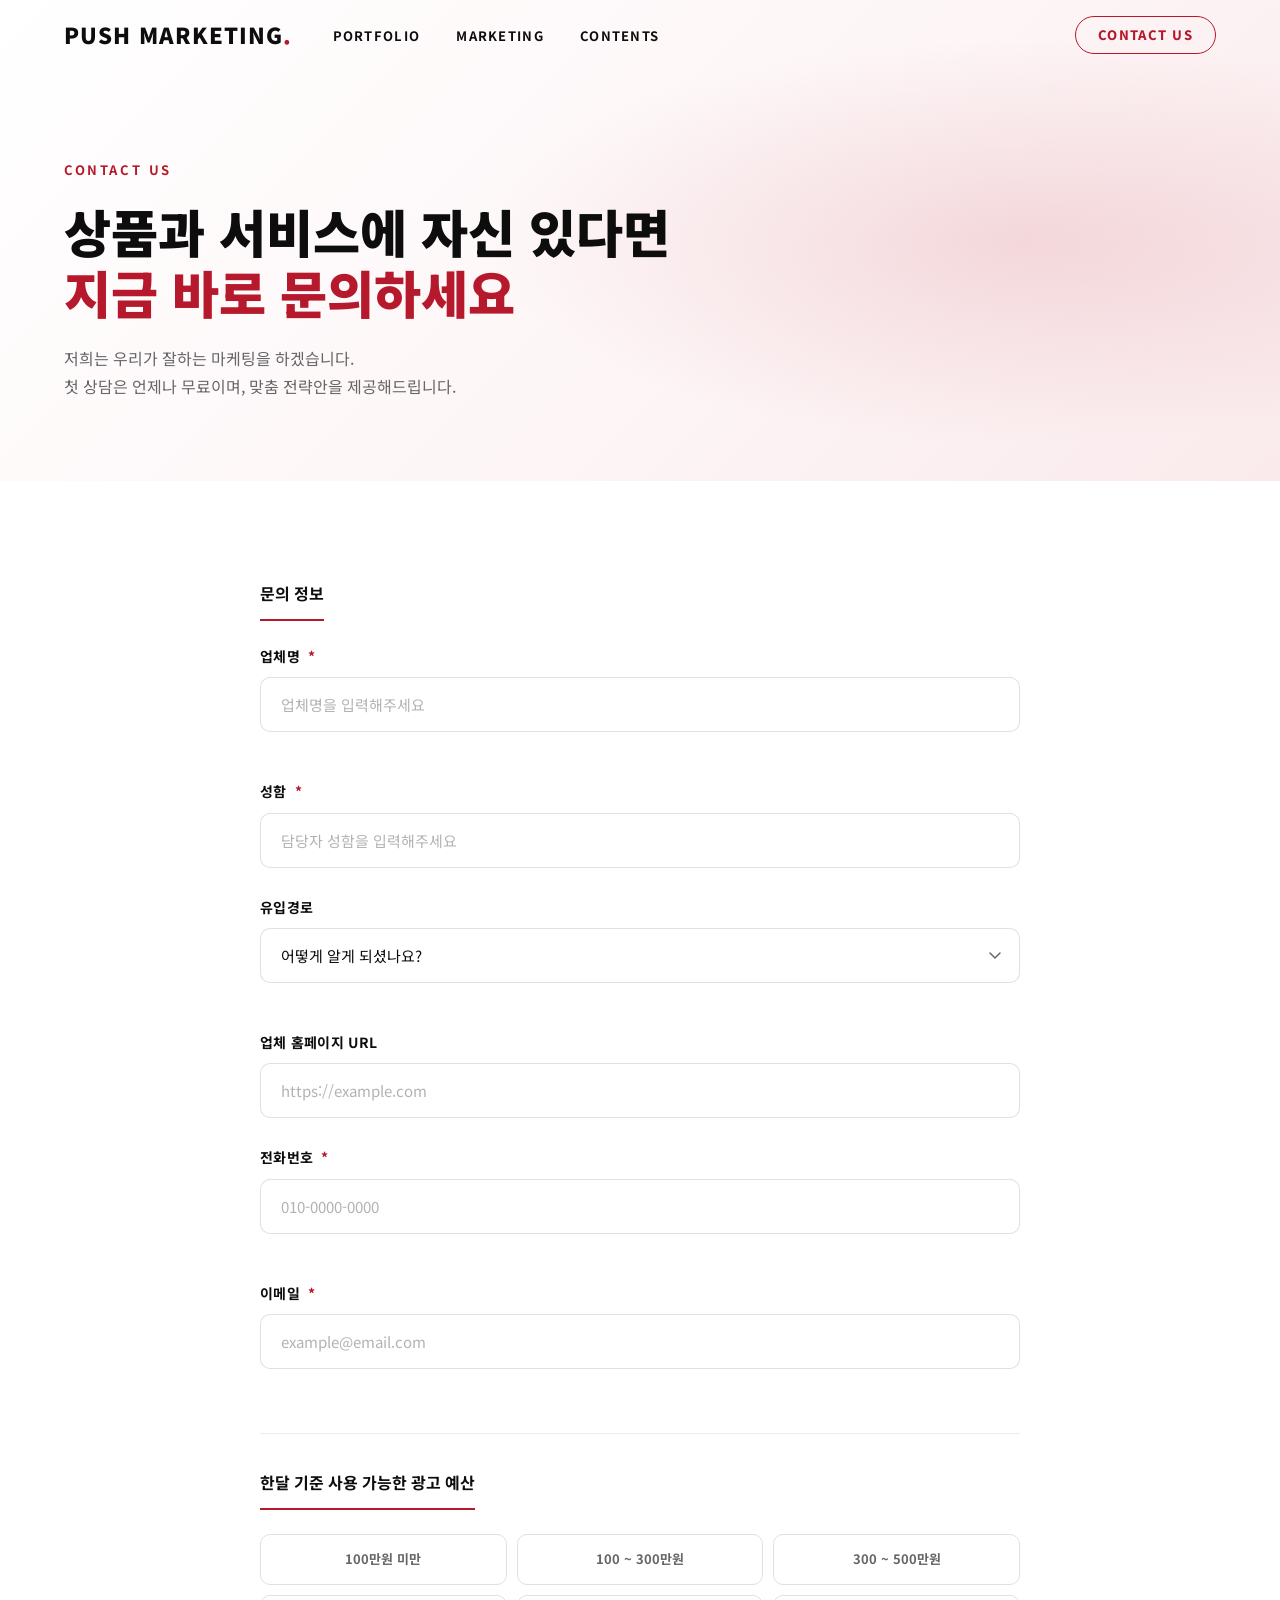
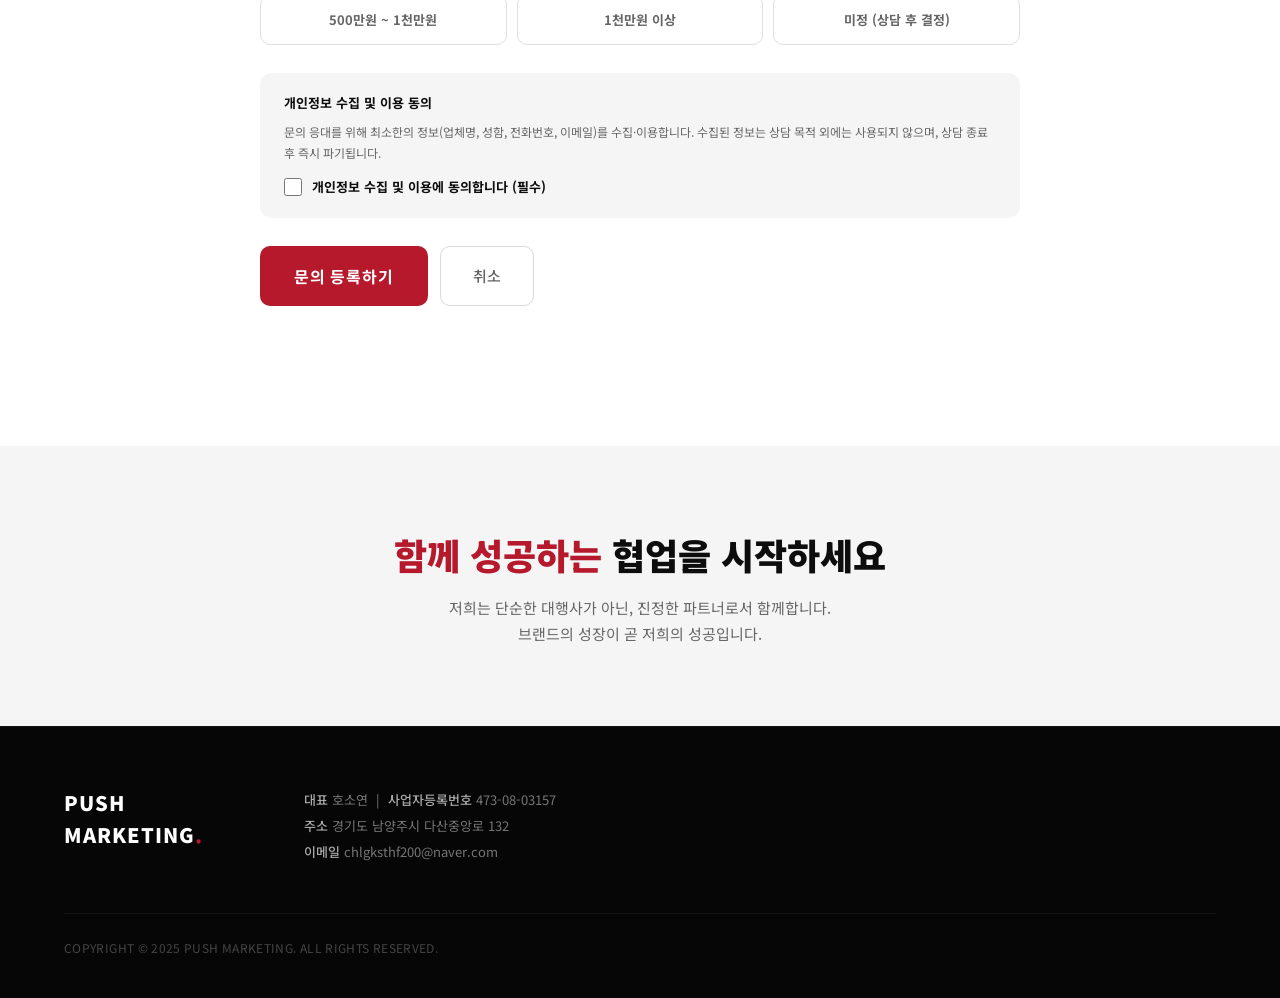
<file: html/contact.html>
<!DOCTYPE html>
<html lang="ko">
<head>
  <meta charset="UTF-8" />
  <meta name="viewport" content="width=device-width, initial-scale=1.0" />
  <title>CONTACT | 마케팅 파트너</title>
  <link rel="stylesheet" href="../css/style.css" />
  <link rel="preconnect" href="https://fonts.googleapis.com" />
  <link rel="preconnect" href="https://fonts.gstatic.com" crossorigin />
  <link href="https://fonts.googleapis.com/css2?family=Noto+Sans+KR:wght@300;400;500;700;900&display=swap" rel="stylesheet" />
  <style>
    /* ===== CONTACT PAGE ===== */
    .contact-hero {
      padding: 160px 0 80px;
      background: linear-gradient(135deg, #ffffff 0%, #fdf5f6 58%, #faeaec 100%);
      position: relative;
      overflow: hidden;
    }
    .contact-hero::after {
      content: '';
      position: absolute;
      inset: 0;
      background:
        radial-gradient(ellipse 60% 60% at 80% 50%, rgba(181,25,43,0.12) 0%, transparent 70%);
      pointer-events: none;
    }
    .contact-hero-inner { position: relative; z-index: 1; }
    .contact-hero-eyebrow {
      font-size: 13px;
      font-weight: 700;
      letter-spacing: 0.2em;
      color: var(--accent);
      text-transform: uppercase;
      margin-bottom: 20px;
    }
    .contact-hero-title {
      font-size: clamp(28px, 4vw, 56px);
      font-weight: 900;
      line-height: 1.2;
      color: var(--black);
      margin-bottom: 20px;
    }
    .contact-hero-title span { color: var(--accent); }
    .contact-hero-desc {
      font-size: 16px;
      color: var(--gray-mid);
      line-height: 1.8;
      max-width: 520px;
    }

    /* ===== FORM SECTION ===== */
    .form-section {
      padding: 100px 0 140px;
      background: var(--white);
    }
    .form-wrap {
      max-width: 760px;
      margin: 0 auto;
    }
    .form-group {
      margin-bottom: 28px;
    }
    .form-label {
      display: block;
      font-size: 14px;
      font-weight: 700;
      color: var(--black);
      margin-bottom: 10px;
      letter-spacing: 0.02em;
    }
    .form-label .required {
      color: var(--accent);
      margin-left: 4px;
    }
    .form-input,
    .form-select,
    .form-textarea {
      width: 100%;
      padding: 16px 20px;
      border: 1.5px solid rgba(0,0,0,0.12);
      border-radius: 10px;
      font-size: 15px;
      font-family: var(--font);
      color: var(--black);
      background: var(--white);
      transition: border-color 0.2s, box-shadow 0.2s;
      outline: none;
      appearance: none;
    }
    .form-input::placeholder,
    .form-textarea::placeholder {
      color: rgba(0,0,0,0.3);
    }
    .form-input:focus,
    .form-select:focus,
    .form-textarea:focus {
      border-color: var(--accent);
      box-shadow: 0 0 0 3px rgba(181,25,43,0.08);
    }
    .form-select {
      background-image: url("data:image/svg+xml,%3Csvg xmlns='http://www.w3.org/2000/svg' width='12' height='8' viewBox='0 0 12 8'%3E%3Cpath d='M1 1l5 5 5-5' stroke='%23666' stroke-width='1.5' fill='none' stroke-linecap='round'/%3E%3C/svg%3E");
      background-repeat: no-repeat;
      background-position: right 18px center;
      padding-right: 44px;
      cursor: pointer;
    }
    .form-textarea {
      min-height: 130px;
      resize: vertical;
      line-height: 1.7;
    }
    .form-row {
      display: grid;
      grid-template-columns: 1fr;
      gap: 20px;
    }

    /* Radio buttons */
    .radio-group {
      display: flex;
      flex-wrap: wrap;
      gap: 10px;
    }
    .radio-label {
      display: flex;
      align-items: center;
      gap: 8px;
      padding: 10px 18px;
      border: 1.5px solid rgba(0,0,0,0.12);
      border-radius: 999px;
      cursor: pointer;
      font-size: 13px;
      font-weight: 500;
      color: var(--gray-mid);
      transition: all 0.2s;
    }
    .radio-label:hover {
      border-color: var(--accent);
      color: var(--accent);
    }
    .radio-label input[type="radio"] { display: none; }
    .radio-label input[type="radio"]:checked + span {
      color: var(--accent);
    }
    .radio-label:has(input:checked) {
      border-color: var(--accent);
      background: rgba(181,25,43,0.06);
      color: var(--accent);
    }

    /* Budget range */
    .budget-options {
      display: grid;
      grid-template-columns: repeat(3, 1fr);
      gap: 10px;
    }
    .budget-label {
      display: block;
      text-align: center;
      padding: 14px 10px;
      border: 1.5px solid rgba(0,0,0,0.12);
      border-radius: 10px;
      cursor: pointer;
      font-size: 13px;
      font-weight: 700;
      color: var(--gray-mid);
      transition: all 0.2s;
    }
    .budget-label:hover {
      border-color: var(--accent);
      color: var(--accent);
    }
    .budget-label input[type="radio"] { display: none; }
    .budget-label:has(input:checked) {
      border-color: var(--accent);
      background: rgba(181,25,43,0.06);
      color: var(--accent);
    }

    /* Privacy */
    .privacy-box {
      background: var(--gray-light);
      border-radius: 12px;
      padding: 20px 24px;
      margin-bottom: 28px;
    }
    .privacy-title {
      font-size: 13px;
      font-weight: 700;
      color: var(--black);
      margin-bottom: 8px;
    }
    .privacy-text {
      font-size: 12px;
      color: var(--gray-mid);
      line-height: 1.7;
      margin-bottom: 14px;
    }
    .checkbox-label {
      display: flex;
      align-items: center;
      gap: 10px;
      cursor: pointer;
      font-size: 13px;
      font-weight: 700;
      color: var(--black);
    }
    .checkbox-label input[type="checkbox"] {
      width: 18px;
      height: 18px;
      accent-color: var(--accent);
      cursor: pointer;
      flex-shrink: 0;
    }

    /* Submit buttons */
    .form-actions {
      display: flex;
      gap: 12px;
      justify-content: flex-start;
    }
    .btn-submit {
      flex: none;
      padding: 18px 34px;
      background: var(--accent);
      color: var(--white);
      font-size: 16px;
      font-weight: 700;
      border: none;
      border-radius: 10px;
      cursor: pointer;
      font-family: var(--font);
      letter-spacing: 0.05em;
      transition: background 0.2s, transform 0.2s;
    }
    .btn-submit:hover {
      background: var(--accent-dark);
      transform: translateY(-2px);
    }
    .btn-cancel {
      padding: 18px 32px;
      background: transparent;
      color: var(--gray-mid);
      font-size: 15px;
      font-weight: 500;
      border: 1.5px solid rgba(0,0,0,0.15);
      border-radius: 10px;
      cursor: pointer;
      font-family: var(--font);
      transition: border-color 0.2s, color 0.2s;
    }
    .btn-cancel:hover {
      border-color: var(--black);
      color: var(--black);
    }

    /* Section divider */
    .form-divider {
      border: none;
      border-top: 1px solid rgba(0,0,0,0.07);
      margin: 36px 0;
    }
    .form-section-title {
      font-size: 16px;
      font-weight: 700;
      color: var(--black);
      margin-bottom: 24px;
      padding-bottom: 12px;
      border-bottom: 2px solid var(--accent);
      display: inline-block;
    }

    /* Bottom banner */
    .contact-banner {
      padding: 80px 0;
      background: var(--gray-light);
      text-align: center;
    }
    .contact-banner-title {
      font-size: clamp(20px, 3vw, 36px);
      font-weight: 900;
      color: var(--black);
      margin-bottom: 12px;
    }
    .contact-banner-title span { color: var(--accent); }
    .contact-banner-desc {
      font-size: 15px;
      color: var(--gray-mid);
      line-height: 1.7;
    }

    @media (max-width: 768px) {
      .budget-options { grid-template-columns: repeat(2, 1fr); }
    }
    @media (max-width: 480px) {
      .budget-options { grid-template-columns: 1fr; }
      .form-actions { flex-direction: column; }
    }
  </style>
</head>
<body>

  <header id="header">
    <div class="header-inner">
      <a href="index.html" class="logo">PUSH MARKETING<span>.</span></a>
      <nav class="nav-desktop">
        <ul>
          <li><a href="portfolio.html">PORTFOLIO</a></li>
          <li><a href="marketing.html">MARKETING</a></li>
          <li><a href="contents.html">CONTENTS</a></li>
        </ul>
      </nav>
      <a href="contact.html" class="btn-contact-header" style="border-color:var(--accent);color:var(--accent)">CONTACT US</a>
      <button class="hamburger" id="hamburgerBtn" aria-label="메뉴 열기">
        <span></span><span></span><span></span>
      </button>
    </div>
    <nav class="nav-mobile" id="mobileNav">
      <ul>
        <li><a href="portfolio.html" class="mobile-link">PORTFOLIO</a></li>
        <li><a href="marketing.html" class="mobile-link">MARKETING</a></li>
        <li><a href="contents.html" class="mobile-link">CONTENTS</a></li>
      </ul>
    </nav>
  </header>

  <main>

    <!-- HERO -->
    <section class="contact-hero">
      <div class="container contact-hero-inner">
        <p class="contact-hero-eyebrow">CONTACT US</p>
        <h1 class="contact-hero-title">
          상품과 서비스에 자신 있다면<br />
          <span>지금 바로 문의하세요</span>
        </h1>
        <p class="contact-hero-desc">
          저희는 우리가 잘하는 마케팅을 하겠습니다.<br />
          첫 상담은 언제나 무료이며, 맞춤 전략안을 제공해드립니다.
        </p>
      </div>
    </section>

    <!-- FORM -->
    <section class="form-section">
      <div class="container">
        <div class="form-wrap">

          <form id="contactForm" novalidate>

            <!-- 문의 정보 -->
            <div class="form-section-title">문의 정보</div>

            <div class="form-row">
              <div class="form-group">
                <label class="form-label" for="companyName">업체명 <span class="required">*</span></label>
                <input type="text" id="companyName" class="form-input" placeholder="업체명을 입력해주세요" required />
              </div>
              <div class="form-group">
                <label class="form-label" for="ownerName">성함 <span class="required">*</span></label>
                <input type="text" id="ownerName" class="form-input" placeholder="담당자 성함을 입력해주세요" required />
              </div>
            </div>

            <div class="form-row">
              <div class="form-group">
                <label class="form-label" for="channel">유입경로</label>
                <select class="form-select" id="channel">
                  <option value="" disabled selected>어떻게 알게 되셨나요?</option>
                  <option value="instagram">인스타그램</option>
                  <option value="blog">블로그</option>
                  <option value="youtube">유튜브</option>
                  <option value="tiktok">틱톡</option>
                  <option value="referral">지인 소개</option>
                  <option value="search">검색</option>
                  <option value="other">기타</option>
                </select>
              </div>
              <div class="form-group">
                <label class="form-label" for="companyUrl">업체 홈페이지 URL</label>
                <input type="url" id="companyUrl" class="form-input" placeholder="https://example.com" />
              </div>
            </div>

            <div class="form-row">
              <div class="form-group">
                <label class="form-label" for="phone">전화번호 <span class="required">*</span></label>
                <input type="tel" id="phone" class="form-input" placeholder="010-0000-0000" required />
              </div>
              <div class="form-group">
                <label class="form-label" for="email">이메일 <span class="required">*</span></label>
                <input type="email" id="email" class="form-input" placeholder="example@email.com" required />
              </div>
            </div>

            <hr class="form-divider" />

            <!-- 예산 -->
            <div class="form-section-title">한달 기준 사용 가능한 광고 예산</div>

            <div class="form-group">
              <div class="budget-options">
                <label class="budget-label">
                  <input type="radio" name="budget" value="under100" />
                  100만원 미만
                </label>
                <label class="budget-label">
                  <input type="radio" name="budget" value="100-300" />
                  100 ~ 300만원
                </label>
                <label class="budget-label">
                  <input type="radio" name="budget" value="300-500" />
                  300 ~ 500만원
                </label>
                <label class="budget-label">
                  <input type="radio" name="budget" value="500-1000" />
                  500만원 ~ 1천만원
                </label>
                <label class="budget-label">
                  <input type="radio" name="budget" value="over1000" />
                  1천만원 이상
                </label>
                <label class="budget-label">
                  <input type="radio" name="budget" value="undecided" />
                  미정 (상담 후 결정)
                </label>
              </div>
            </div>

            <!-- Privacy -->
            <div class="privacy-box">
              <div class="privacy-title">개인정보 수집 및 이용 동의</div>
              <p class="privacy-text">
                문의 응대를 위해 최소한의 정보(업체명, 성함, 전화번호, 이메일)를 수집·이용합니다.
                수집된 정보는 상담 목적 외에는 사용되지 않으며, 상담 종료 후 즉시 파기됩니다.
              </p>
              <label class="checkbox-label">
                <input type="checkbox" id="privacyAgree" required />
                <span>개인정보 수집 및 이용에 동의합니다 (필수)</span>
              </label>
            </div>

            <div class="form-actions">
              <button type="submit" class="btn-submit">문의 등록하기</button>
              <button type="reset" class="btn-cancel">취소</button>
            </div>

          </form>
        </div>
      </div>
    </section>

    <!-- BOTTOM BANNER -->
    <section class="contact-banner">
      <div class="container">
        <h2 class="contact-banner-title">
          <span>함께 성공하는</span> 협업을 시작하세요
        </h2>
        <p class="contact-banner-desc">
          저희는 단순한 대행사가 아닌, 진정한 파트너로서 함께합니다.<br />
          브랜드의 성장이 곧 저희의 성공입니다.
        </p>
      </div>
    </section>

  </main>

  <footer class="footer">
    <div class="container footer-inner">
      <div class="footer-logo">PUSH MARKETING<span>.</span></div>
      <div class="footer-info">
        <p><strong>대표</strong> 호소연 &nbsp;|&nbsp; <strong>사업자등록번호</strong> 473-08-03157</p>
        <p><strong>주소</strong> 경기도 남양주시 다산중앙로 132</p>
        <p><strong>이메일</strong> chlgksthf200@naver.com</p>
      </div>
      <div class="footer-copy">
        <p>COPYRIGHT &copy; 2025 PUSH MARKETING. ALL RIGHTS RESERVED.</p>
      </div>
    </div>
  </footer>

  <script src="../js/script.js"></script>
  <script>
    const contactForm = document.getElementById('contactForm');
    contactForm.addEventListener('submit', function(e) {
      e.preventDefault();
      const agree = document.getElementById('privacyAgree');
      const companyName = document.getElementById('companyName');
      const ownerName = document.getElementById('ownerName');
      const phone = document.getElementById('phone');
      const email = document.getElementById('email');
      const budget = contactForm.querySelector('input[name="budget"]:checked');

      if (!companyName.value.trim()) { companyName.focus(); return; }
      if (!ownerName.value.trim()) { ownerName.focus(); return; }
      if (!phone.value.trim()) { phone.focus(); return; }
      if (!email.value.trim()) { email.focus(); return; }
      if (!budget) {
        const firstBudget = contactForm.querySelector('input[name="budget"]');
        if (firstBudget) firstBudget.focus();
        return;
      }
      if (!agree.checked) { agree.focus(); return; }

      // 제출 성공 처리
      const btn = contactForm.querySelector('.btn-submit');
      btn.textContent = '문의가 접수되었습니다 ✓';
      btn.style.background = '#2d7a3a';
      btn.disabled = true;
      setTimeout(() => {
        contactForm.reset();
        btn.textContent = '문의 등록하기';
        btn.style.background = '';
        btn.disabled = false;
      }, 3000);
    });
  </script>
</body>
</html>
</file>
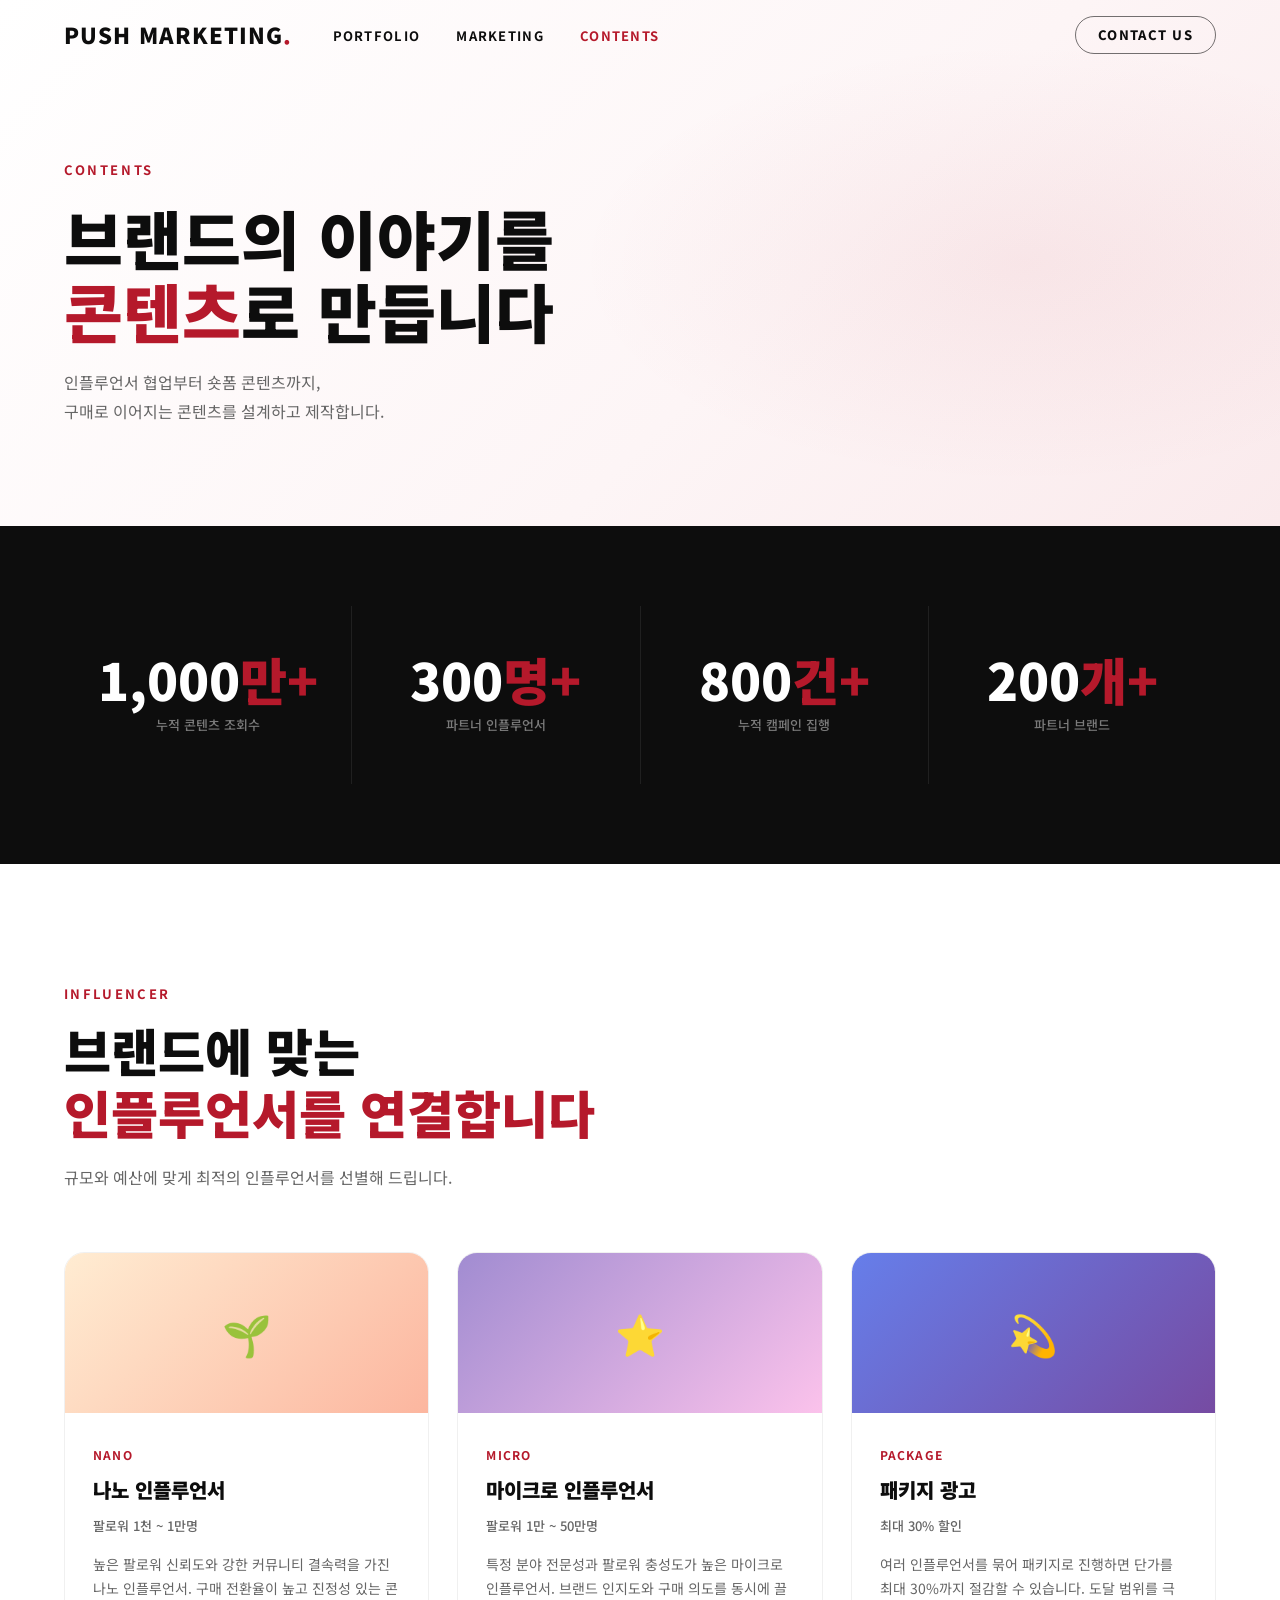
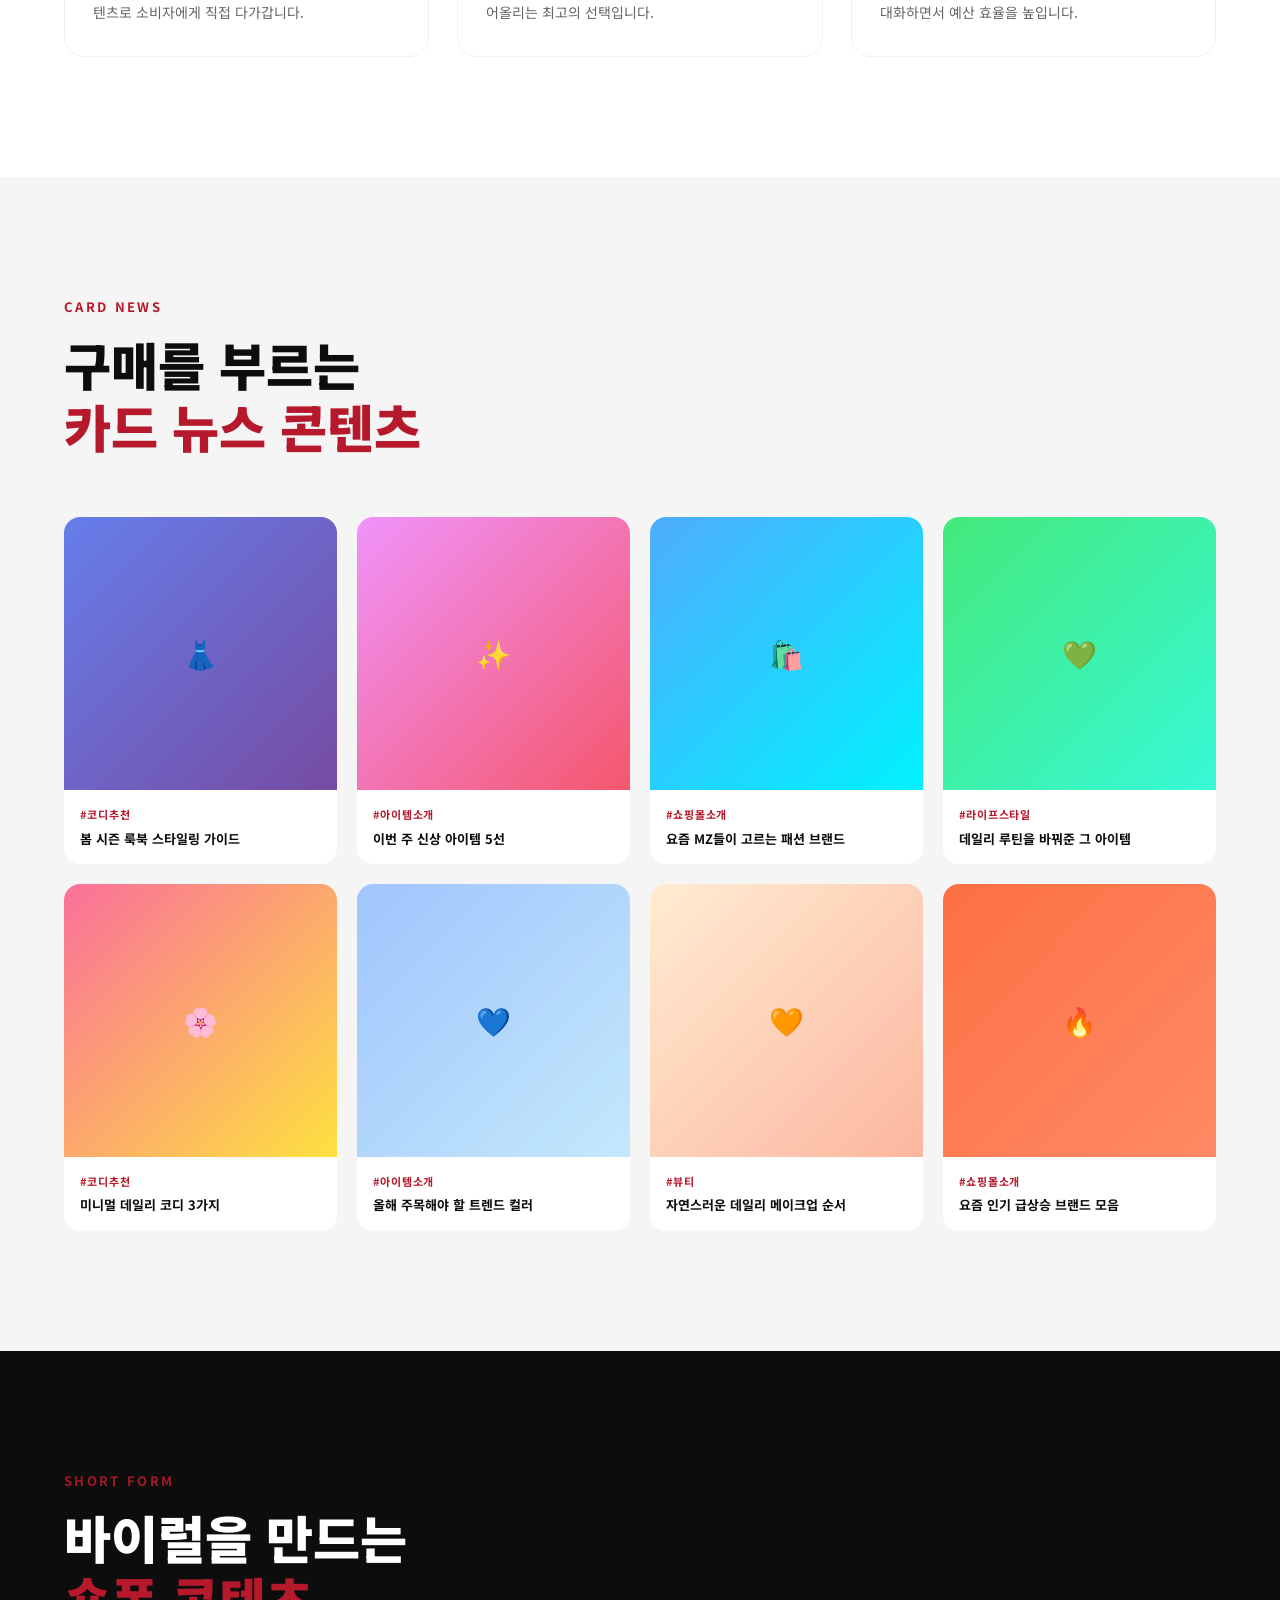
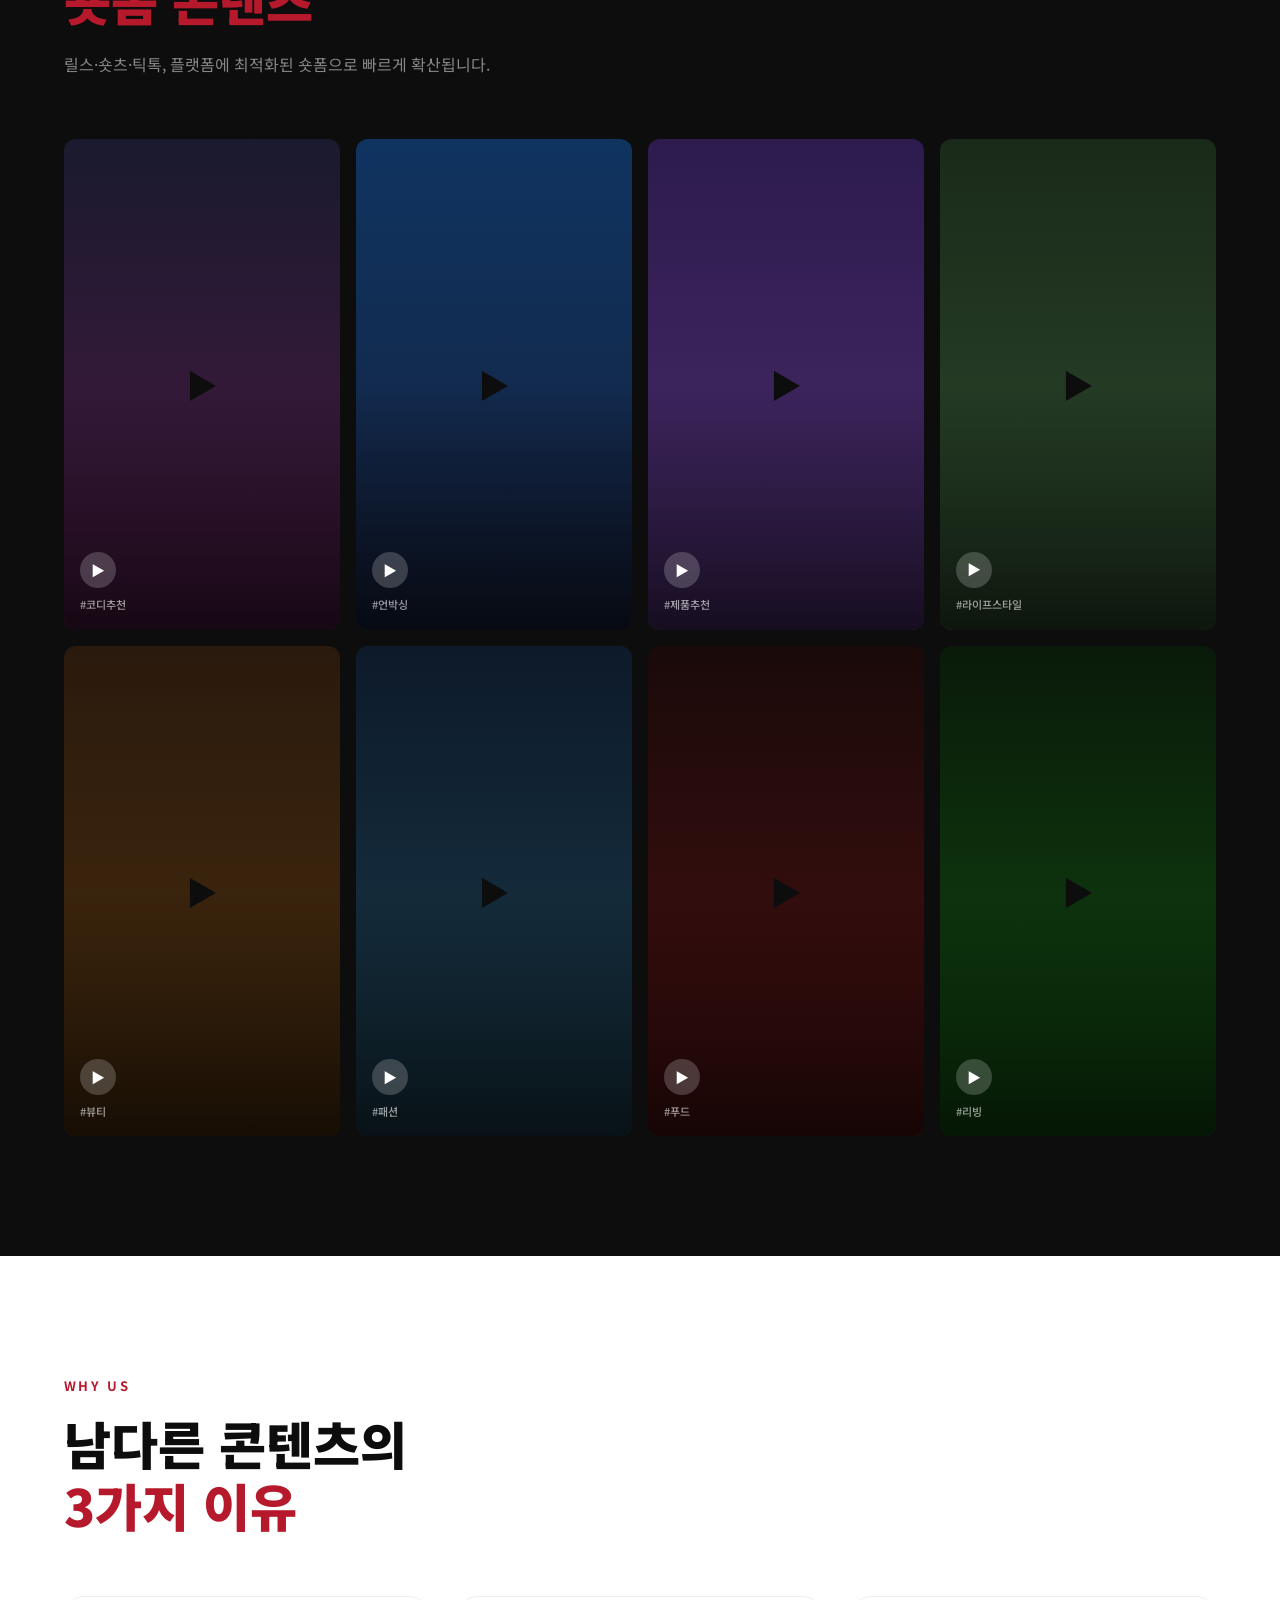
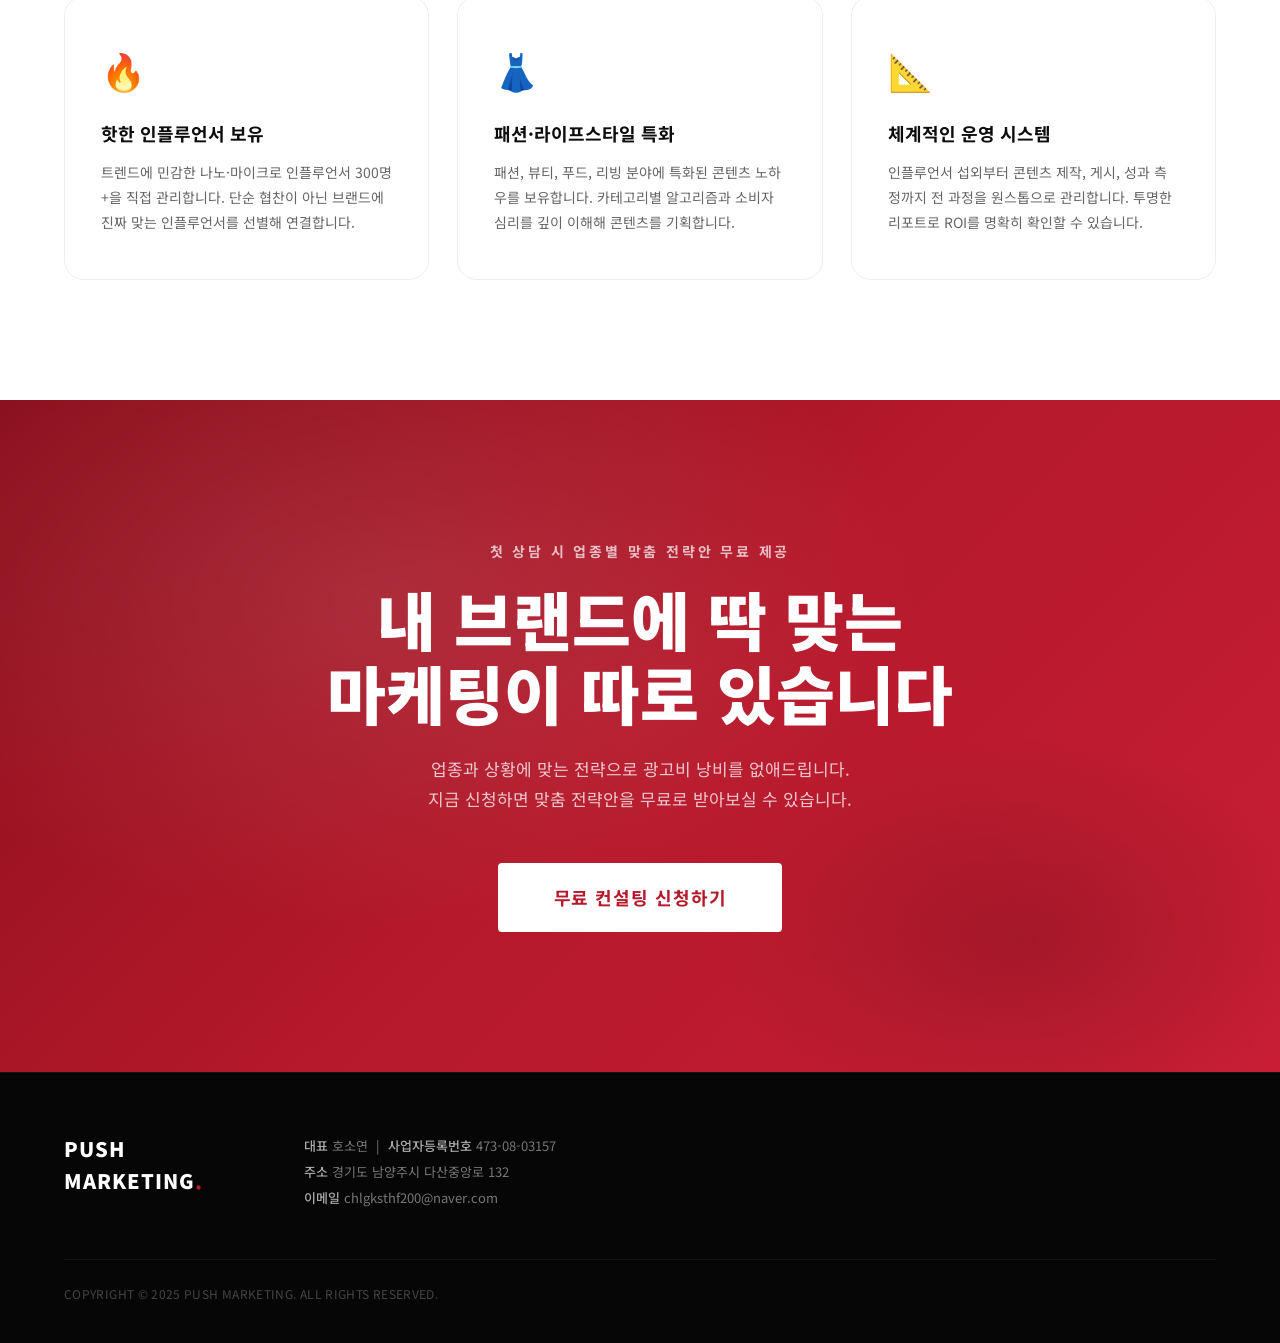
<file: html/contents.html>
<!DOCTYPE html>
<html lang="ko">
<head>
  <meta charset="UTF-8" />
  <meta name="viewport" content="width=device-width, initial-scale=1.0" />
  <title>CONTENTS | 마케팅 파트너</title>
  <link rel="stylesheet" href="../css/style.css" />
  <link rel="preconnect" href="https://fonts.googleapis.com" />
  <link rel="preconnect" href="https://fonts.gstatic.com" crossorigin />
  <link href="https://fonts.googleapis.com/css2?family=Noto+Sans+KR:wght@300;400;500;700;900&display=swap" rel="stylesheet" />
  <style>
    /* ===== CONTENTS PAGE ===== */
    .page-hero {
      padding: 160px 0 100px;
      background: linear-gradient(135deg, #ffffff 0%, #fdf5f6 60%, #faeaec 100%);
      position: relative;
      overflow: hidden;
    }
    .page-hero::after {
      content: '';
      position: absolute;
      inset: 0;
      background: radial-gradient(ellipse 50% 60% at 80% 50%, rgba(181,25,43,0.06) 0%, transparent 70%);
      pointer-events: none;
    }
    .page-hero-inner { position: relative; z-index: 1; }
    .page-hero-eyebrow {
      font-size: 13px;
      font-weight: 700;
      letter-spacing: 0.2em;
      color: var(--accent);
      text-transform: uppercase;
      margin-bottom: 20px;
    }
    .page-hero-title {
      font-size: clamp(32px, 5vw, 64px);
      font-weight: 900;
      line-height: 1.15;
      color: var(--black);
      margin-bottom: 20px;
    }
    .page-hero-title span { color: var(--accent); }
    .page-hero-desc {
      font-size: 16px;
      color: var(--gray-mid);
      line-height: 1.8;
      max-width: 560px;
    }

    /* ===== STATS ===== */
    .contents-stats {
      padding: 80px 0;
      background: var(--black);
    }
    .contents-stats-grid {
      display: grid;
      grid-template-columns: repeat(4, 1fr);
      gap: 1px;
      background: rgba(255,255,255,0.08);
    }
    .cstat {
      background: var(--black);
      padding: 48px 32px;
      text-align: center;
    }
    .cstat-num {
      font-size: clamp(36px, 4vw, 56px);
      font-weight: 900;
      color: var(--white);
      line-height: 1;
    }
    .cstat-num span { color: var(--accent); }
    .cstat-label {
      font-size: 13px;
      color: rgba(255,255,255,0.45);
      margin-top: 10px;
      font-weight: 500;
    }

    /* ===== INFLUENCER ===== */
    .influencer-section {
      padding: 120px 0;
      background: var(--white);
    }
    .influencer-types {
      display: grid;
      grid-template-columns: repeat(3, 1fr);
      gap: 28px;
      margin-top: 60px;
    }
    .inf-card {
      border-radius: 20px;
      overflow: hidden;
      border: 1.5px solid rgba(0,0,0,0.06);
      transition: transform 0.3s, box-shadow 0.3s, border-color 0.3s;
    }
    .inf-card:hover {
      transform: translateY(-6px);
      box-shadow: 0 20px 48px rgba(0,0,0,0.1);
      border-color: rgba(181,25,43,0.2);
    }
    .inf-thumb {
      height: 160px;
      display: flex;
      align-items: center;
      justify-content: center;
      font-size: 40px;
    }
    .inf-t1 { background: linear-gradient(135deg, #ffecd2, #fcb69f); }
    .inf-t2 { background: linear-gradient(135deg, #a18cd1, #fbc2eb); }
    .inf-t3 { background: linear-gradient(135deg, #667eea, #764ba2); }
    .inf-body { padding: 32px 28px; }
    .inf-type {
      font-size: 12px;
      font-weight: 700;
      color: var(--accent);
      letter-spacing: 0.1em;
      text-transform: uppercase;
      margin-bottom: 10px;
    }
    .inf-title {
      font-size: 20px;
      font-weight: 900;
      color: var(--black);
      margin-bottom: 10px;
    }
    .inf-range {
      font-size: 13px;
      color: var(--gray-mid);
      font-weight: 500;
      margin-bottom: 16px;
    }
    .inf-desc {
      font-size: 14px;
      color: var(--gray-mid);
      line-height: 1.7;
    }

    /* ===== CARD NEWS ===== */
    .cardnews-section {
      padding: 120px 0;
      background: var(--gray-light);
    }
    .content-cards {
      display: grid;
      grid-template-columns: repeat(4, 1fr);
      gap: 20px;
      margin-top: 60px;
    }
    .content-card {
      background: var(--white);
      border-radius: 16px;
      overflow: hidden;
      cursor: pointer;
      transition: transform 0.3s, box-shadow 0.3s;
    }
    .content-card:hover {
      transform: translateY(-4px);
      box-shadow: 0 12px 32px rgba(0,0,0,0.1);
    }
    .content-thumb {
      aspect-ratio: 1;
      display: flex;
      align-items: center;
      justify-content: center;
      font-size: 28px;
    }
    .ct1  { background: linear-gradient(135deg, #667eea, #764ba2); }
    .ct2  { background: linear-gradient(135deg, #f093fb, #f5576c); }
    .ct3  { background: linear-gradient(135deg, #4facfe, #00f2fe); }
    .ct4  { background: linear-gradient(135deg, #43e97b, #38f9d7); }
    .ct5  { background: linear-gradient(135deg, #fa709a, #fee140); }
    .ct6  { background: linear-gradient(135deg, #a1c4fd, #c2e9fb); }
    .ct7  { background: linear-gradient(135deg, #ffecd2, #fcb69f); }
    .ct8  { background: linear-gradient(135deg, #fd7043, #ff8a65); }
    .content-info { padding: 16px; }
    .content-tag {
      font-size: 11px;
      font-weight: 700;
      color: var(--accent);
      letter-spacing: 0.08em;
      margin-bottom: 6px;
    }
    .content-title {
      font-size: 13px;
      font-weight: 700;
      color: var(--black);
      line-height: 1.4;
    }

    /* ===== SHORT FORM ===== */
    .shortform-section {
      padding: 120px 0;
      background: var(--black);
    }
    .shortform-section .section-label { color: rgba(181,25,43,0.9); }
    .shortform-section .section-title { color: var(--white); }
    .shortform-section .section-desc { color: rgba(255,255,255,0.5); }
    .shortform-grid {
      display: grid;
      grid-template-columns: repeat(4, 1fr);
      gap: 16px;
      margin-top: 60px;
    }
    .sf-card {
      border-radius: 12px;
      overflow: hidden;
      aspect-ratio: 9/16;
      position: relative;
      cursor: pointer;
    }
    .sf-thumb {
      width: 100%;
      height: 100%;
      display: flex;
      align-items: center;
      justify-content: center;
      font-size: 32px;
    }
    .sf1 { background: linear-gradient(180deg, #1a1a2e, #4a1942); }
    .sf2 { background: linear-gradient(180deg, #0f3460, #16213e); }
    .sf3 { background: linear-gradient(180deg, #2d1b4e, #4a2c6b); }
    .sf4 { background: linear-gradient(180deg, #1a2a1a, #2d4a2d); }
    .sf5 { background: linear-gradient(180deg, #2a1a0d, #4a2d0d); }
    .sf6 { background: linear-gradient(180deg, #0d1a2a, #1a3a4a); }
    .sf7 { background: linear-gradient(180deg, #1a0a0a, #4a1010); }
    .sf8 { background: linear-gradient(180deg, #0a1a0a, #104a10); }
    .sf-overlay {
      position: absolute;
      inset: 0;
      background: linear-gradient(to top, rgba(0,0,0,0.7) 0%, transparent 50%);
    }
    .sf-play {
      position: absolute;
      bottom: 16px;
      left: 16px;
      right: 16px;
    }
    .sf-play-icon {
      width: 36px;
      height: 36px;
      border-radius: 50%;
      background: rgba(255,255,255,0.2);
      display: flex;
      align-items: center;
      justify-content: center;
      font-size: 14px;
      color: white;
      margin-bottom: 8px;
      backdrop-filter: blur(4px);
    }
    .sf-tag {
      font-size: 11px;
      color: rgba(255,255,255,0.6);
      font-weight: 500;
    }

    /* ===== DIFFERENTIATORS ===== */
    .diff-section {
      padding: 120px 0;
      background: var(--white);
    }
    .diff-grid {
      display: grid;
      grid-template-columns: repeat(3, 1fr);
      gap: 28px;
      margin-top: 60px;
    }
    .diff-card {
      padding: 44px 36px;
      border: 1.5px solid rgba(0,0,0,0.07);
      border-radius: 20px;
      transition: border-color 0.3s, box-shadow 0.3s;
    }
    .diff-card:hover {
      border-color: var(--accent);
      box-shadow: 0 12px 40px rgba(181,25,43,0.08);
    }
    .diff-icon { font-size: 36px; margin-bottom: 20px; }
    .diff-title {
      font-size: 18px;
      font-weight: 700;
      color: var(--black);
      margin-bottom: 12px;
    }
    .diff-desc {
      font-size: 14px;
      color: var(--gray-mid);
      line-height: 1.8;
    }

    @media (max-width: 1024px) {
      .contents-stats-grid { grid-template-columns: repeat(2, 1fr); }
      .content-cards { grid-template-columns: repeat(2, 1fr); }
      .shortform-grid { grid-template-columns: repeat(3, 1fr); }
      .influencer-types { grid-template-columns: 1fr; }
      .diff-grid { grid-template-columns: repeat(2, 1fr); }
    }
    @media (max-width: 768px) {
      .contents-stats-grid { grid-template-columns: repeat(2, 1fr); }
      .content-cards { grid-template-columns: repeat(2, 1fr); }
      .shortform-grid { grid-template-columns: repeat(2, 1fr); }
      .diff-grid { grid-template-columns: 1fr; }
    }
    @media (max-width: 480px) {
      .shortform-grid { grid-template-columns: repeat(2, 1fr); }
    }
  </style>
</head>
<body>

  <header id="header">
    <div class="header-inner">
      <a href="index.html" class="logo">PUSH MARKETING<span>.</span></a>
      <nav class="nav-desktop">
        <ul>
          <li><a href="portfolio.html">PORTFOLIO</a></li>
          <li><a href="marketing.html">MARKETING</a></li>
          <li><a href="contents.html" style="color:var(--accent)">CONTENTS</a></li>
        </ul>
      </nav>
      <a href="contact.html" class="btn-contact-header">CONTACT US</a>
      <button class="hamburger" id="hamburgerBtn" aria-label="메뉴 열기">
        <span></span><span></span><span></span>
      </button>
    </div>
    <nav class="nav-mobile" id="mobileNav">
      <ul>
        <li><a href="portfolio.html" class="mobile-link">PORTFOLIO</a></li>
        <li><a href="marketing.html" class="mobile-link">MARKETING</a></li>
        <li><a href="contents.html" class="mobile-link">CONTENTS</a></li>
      </ul>
    </nav>
  </header>

  <main>

    <!-- HERO -->
    <section class="page-hero">
      <div class="container page-hero-inner">
        <p class="page-hero-eyebrow">CONTENTS</p>
        <h1 class="page-hero-title">
          브랜드의 이야기를<br />
          <span>콘텐츠</span>로 만듭니다
        </h1>
        <p class="page-hero-desc">
          인플루언서 협업부터 숏폼 콘텐츠까지,<br />
          구매로 이어지는 콘텐츠를 설계하고 제작합니다.
        </p>
      </div>
    </section>

    <!-- STATS -->
    <section class="contents-stats">
      <div class="container">
        <div class="contents-stats-grid">
          <div class="cstat">
            <div class="cstat-num">1,000<span>만+</span></div>
            <div class="cstat-label">누적 콘텐츠 조회수</div>
          </div>
          <div class="cstat">
            <div class="cstat-num">300<span>명+</span></div>
            <div class="cstat-label">파트너 인플루언서</div>
          </div>
          <div class="cstat">
            <div class="cstat-num">800<span>건+</span></div>
            <div class="cstat-label">누적 캠페인 집행</div>
          </div>
          <div class="cstat">
            <div class="cstat-num">200<span>개+</span></div>
            <div class="cstat-label">파트너 브랜드</div>
          </div>
        </div>
      </div>
    </section>

    <!-- INFLUENCER -->
    <section class="influencer-section">
      <div class="container">
        <div class="section-label fade-in">INFLUENCER</div>
        <h2 class="section-title fade-in">브랜드에 맞는<br /><span>인플루언서를 연결합니다</span></h2>
        <p class="section-desc fade-in">규모와 예산에 맞게 최적의 인플루언서를 선별해 드립니다.</p>
        <div class="influencer-types">
          <div class="inf-card fade-in">
            <div class="inf-thumb inf-t1">🌱</div>
            <div class="inf-body">
              <div class="inf-type">NANO</div>
              <div class="inf-title">나노 인플루언서</div>
              <div class="inf-range">팔로워 1천 ~ 1만명</div>
              <p class="inf-desc">높은 팔로워 신뢰도와 강한 커뮤니티 결속력을 가진 나노 인플루언서. 구매 전환율이 높고 진정성 있는 콘텐츠로 소비자에게 직접 다가갑니다.</p>
            </div>
          </div>
          <div class="inf-card fade-in">
            <div class="inf-thumb inf-t2">⭐</div>
            <div class="inf-body">
              <div class="inf-type">MICRO</div>
              <div class="inf-title">마이크로 인플루언서</div>
              <div class="inf-range">팔로워 1만 ~ 50만명</div>
              <p class="inf-desc">특정 분야 전문성과 팔로워 충성도가 높은 마이크로 인플루언서. 브랜드 인지도와 구매 의도를 동시에 끌어올리는 최고의 선택입니다.</p>
            </div>
          </div>
          <div class="inf-card fade-in">
            <div class="inf-thumb inf-t3">💫</div>
            <div class="inf-body">
              <div class="inf-type">PACKAGE</div>
              <div class="inf-title">패키지 광고</div>
              <div class="inf-range">최대 30% 할인</div>
              <p class="inf-desc">여러 인플루언서를 묶어 패키지로 진행하면 단가를 최대 30%까지 절감할 수 있습니다. 도달 범위를 극대화하면서 예산 효율을 높입니다.</p>
            </div>
          </div>
        </div>
      </div>
    </section>

    <!-- CARD NEWS -->
    <section class="cardnews-section">
      <div class="container">
        <div class="section-label fade-in">CARD NEWS</div>
        <h2 class="section-title fade-in">구매를 부르는<br /><span>카드 뉴스 콘텐츠</span></h2>
        <div class="content-cards">
          <div class="content-card fade-in">
            <div class="content-thumb ct1">👗</div>
            <div class="content-info">
              <div class="content-tag">#코디추천</div>
              <div class="content-title">봄 시즌 룩북 스타일링 가이드</div>
            </div>
          </div>
          <div class="content-card fade-in">
            <div class="content-thumb ct2">✨</div>
            <div class="content-info">
              <div class="content-tag">#아이템소개</div>
              <div class="content-title">이번 주 신상 아이템 5선</div>
            </div>
          </div>
          <div class="content-card fade-in">
            <div class="content-thumb ct3">🛍️</div>
            <div class="content-info">
              <div class="content-tag">#쇼핑몰소개</div>
              <div class="content-title">요즘 MZ들이 고르는 패션 브랜드</div>
            </div>
          </div>
          <div class="content-card fade-in">
            <div class="content-thumb ct4">💚</div>
            <div class="content-info">
              <div class="content-tag">#라이프스타일</div>
              <div class="content-title">데일리 루틴을 바꿔준 그 아이템</div>
            </div>
          </div>
          <div class="content-card fade-in">
            <div class="content-thumb ct5">🌸</div>
            <div class="content-info">
              <div class="content-tag">#코디추천</div>
              <div class="content-title">미니멀 데일리 코디 3가지</div>
            </div>
          </div>
          <div class="content-card fade-in">
            <div class="content-thumb ct6">💙</div>
            <div class="content-info">
              <div class="content-tag">#아이템소개</div>
              <div class="content-title">올해 주목해야 할 트렌드 컬러</div>
            </div>
          </div>
          <div class="content-card fade-in">
            <div class="content-thumb ct7">🧡</div>
            <div class="content-info">
              <div class="content-tag">#뷰티</div>
              <div class="content-title">자연스러운 데일리 메이크업 순서</div>
            </div>
          </div>
          <div class="content-card fade-in">
            <div class="content-thumb ct8">🔥</div>
            <div class="content-info">
              <div class="content-tag">#쇼핑몰소개</div>
              <div class="content-title">요즘 인기 급상승 브랜드 모음</div>
            </div>
          </div>
        </div>
      </div>
    </section>

    <!-- SHORT FORM -->
    <section class="shortform-section">
      <div class="container">
        <div class="section-label fade-in">SHORT FORM</div>
        <h2 class="section-title fade-in">바이럴을 만드는<br /><span>숏폼 콘텐츠</span></h2>
        <p class="section-desc fade-in">릴스·숏츠·틱톡, 플랫폼에 최적화된 숏폼으로 빠르게 확산됩니다.</p>
        <div class="shortform-grid">
          <div class="sf-card fade-in">
            <div class="sf-thumb sf1">▶</div>
            <div class="sf-overlay"></div>
            <div class="sf-play">
              <div class="sf-play-icon">▶</div>
              <div class="sf-tag">#코디추천</div>
            </div>
          </div>
          <div class="sf-card fade-in">
            <div class="sf-thumb sf2">▶</div>
            <div class="sf-overlay"></div>
            <div class="sf-play">
              <div class="sf-play-icon">▶</div>
              <div class="sf-tag">#언박싱</div>
            </div>
          </div>
          <div class="sf-card fade-in">
            <div class="sf-thumb sf3">▶</div>
            <div class="sf-overlay"></div>
            <div class="sf-play">
              <div class="sf-play-icon">▶</div>
              <div class="sf-tag">#제품추천</div>
            </div>
          </div>
          <div class="sf-card fade-in">
            <div class="sf-thumb sf4">▶</div>
            <div class="sf-overlay"></div>
            <div class="sf-play">
              <div class="sf-play-icon">▶</div>
              <div class="sf-tag">#라이프스타일</div>
            </div>
          </div>
          <div class="sf-card fade-in">
            <div class="sf-thumb sf5">▶</div>
            <div class="sf-overlay"></div>
            <div class="sf-play">
              <div class="sf-play-icon">▶</div>
              <div class="sf-tag">#뷰티</div>
            </div>
          </div>
          <div class="sf-card fade-in">
            <div class="sf-thumb sf6">▶</div>
            <div class="sf-overlay"></div>
            <div class="sf-play">
              <div class="sf-play-icon">▶</div>
              <div class="sf-tag">#패션</div>
            </div>
          </div>
          <div class="sf-card fade-in">
            <div class="sf-thumb sf7">▶</div>
            <div class="sf-overlay"></div>
            <div class="sf-play">
              <div class="sf-play-icon">▶</div>
              <div class="sf-tag">#푸드</div>
            </div>
          </div>
          <div class="sf-card fade-in">
            <div class="sf-thumb sf8">▶</div>
            <div class="sf-overlay"></div>
            <div class="sf-play">
              <div class="sf-play-icon">▶</div>
              <div class="sf-tag">#리빙</div>
            </div>
          </div>
        </div>
      </div>
    </section>

    <!-- DIFFERENTIATORS -->
    <section class="diff-section">
      <div class="container">
        <div class="section-label fade-in">WHY US</div>
        <h2 class="section-title fade-in">남다른 콘텐츠의<br /><span>3가지 이유</span></h2>
        <div class="diff-grid">
          <div class="diff-card fade-in">
            <div class="diff-icon">🔥</div>
            <h3 class="diff-title">핫한 인플루언서 보유</h3>
            <p class="diff-desc">트렌드에 민감한 나노·마이크로 인플루언서 300명+을 직접 관리합니다. 단순 협찬이 아닌 브랜드에 진짜 맞는 인플루언서를 선별해 연결합니다.</p>
          </div>
          <div class="diff-card fade-in">
            <div class="diff-icon">👗</div>
            <h3 class="diff-title">패션·라이프스타일 특화</h3>
            <p class="diff-desc">패션, 뷰티, 푸드, 리빙 분야에 특화된 콘텐츠 노하우를 보유합니다. 카테고리별 알고리즘과 소비자 심리를 깊이 이해해 콘텐츠를 기획합니다.</p>
          </div>
          <div class="diff-card fade-in">
            <div class="diff-icon">📐</div>
            <h3 class="diff-title">체계적인 운영 시스템</h3>
            <p class="diff-desc">인플루언서 섭외부터 콘텐츠 제작, 게시, 성과 측정까지 전 과정을 원스톱으로 관리합니다. 투명한 리포트로 ROI를 명확히 확인할 수 있습니다.</p>
          </div>
        </div>
      </div>
    </section>

    <!-- CTA -->
    <section class="cta-section">
      <div class="cta-bg"></div>
      <div class="container cta-inner">
        <p class="cta-eyebrow">첫 상담 시 업종별 맞춤 전략안 무료 제공</p>
        <h2 class="cta-title">내 브랜드에 딱 맞는<br />마케팅이 따로 있습니다</h2>
        <p class="cta-desc">업종과 상황에 맞는 전략으로 광고비 낭비를 없애드립니다.<br />지금 신청하면 맞춤 전략안을 무료로 받아보실 수 있습니다.</p>
        <a href="contact.html" class="btn-primary btn-large">무료 컨설팅 신청하기</a>
      </div>
    </section>

  </main>

  <footer class="footer">
    <div class="container footer-inner">
      <div class="footer-logo">PUSH MARKETING<span>.</span></div>
      <div class="footer-info">
        <p><strong>대표</strong> 호소연 &nbsp;|&nbsp; <strong>사업자등록번호</strong> 473-08-03157</p>
        <p><strong>주소</strong> 경기도 남양주시 다산중앙로 132</p>
        <p><strong>이메일</strong> chlgksthf200@naver.com</p>
      </div>
      <div class="footer-copy">
        <p>COPYRIGHT &copy; 2025 PUSH MARKETING. ALL RIGHTS RESERVED.</p>
      </div>
    </div>
  </footer>

  <script src="../js/script.js"></script>
</body>
</html>
</file>
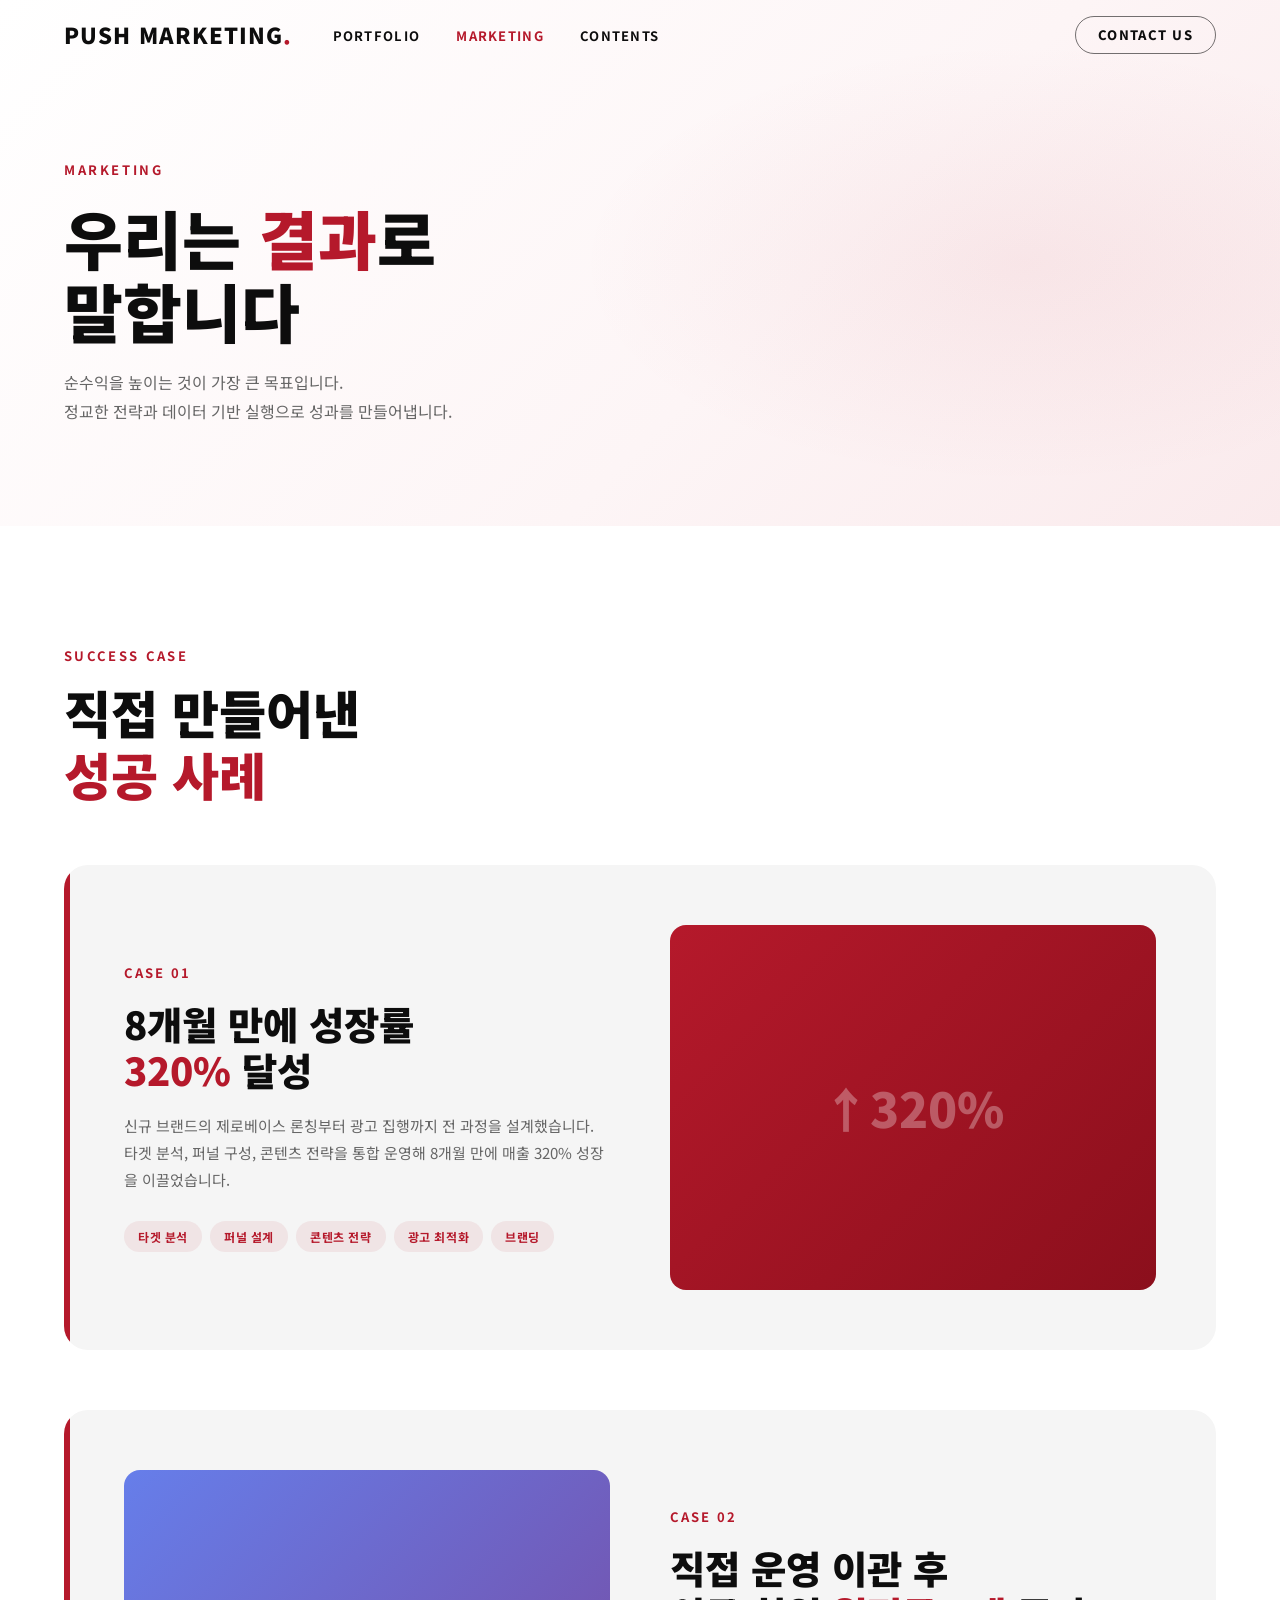
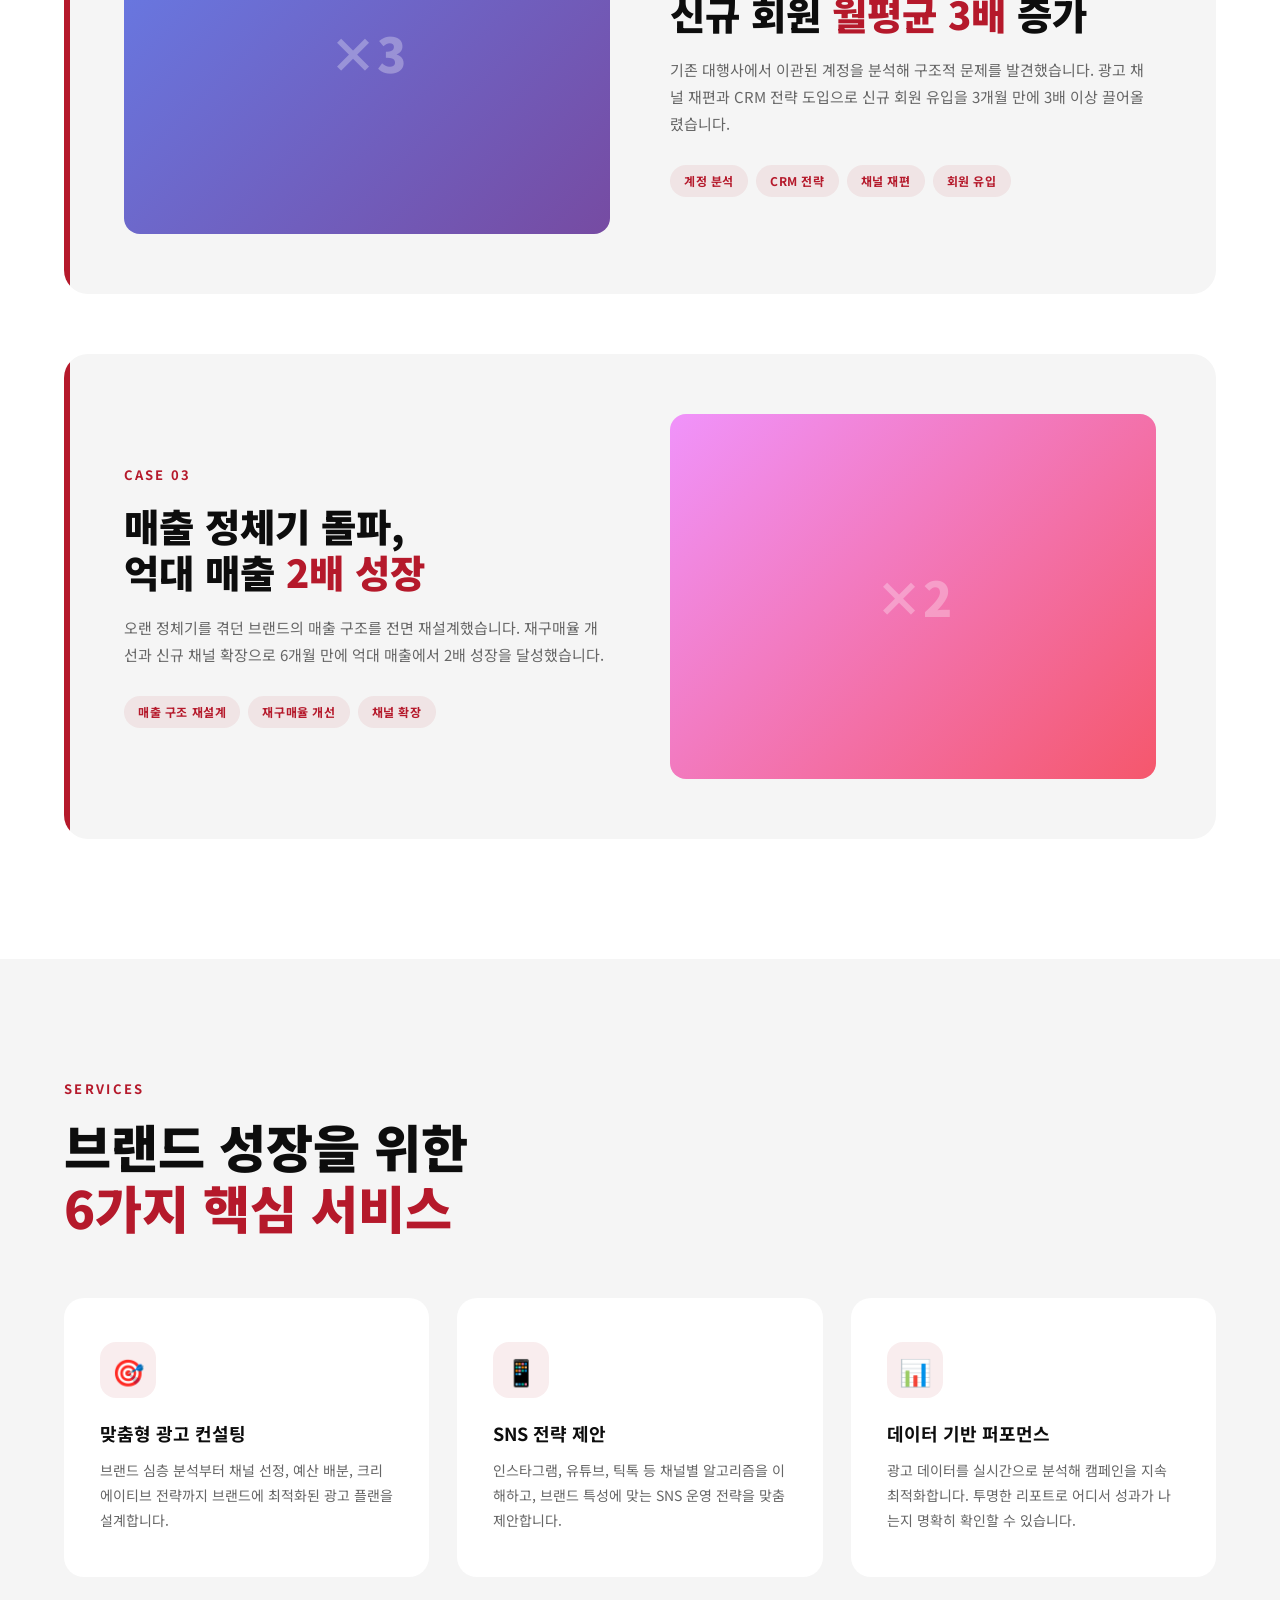
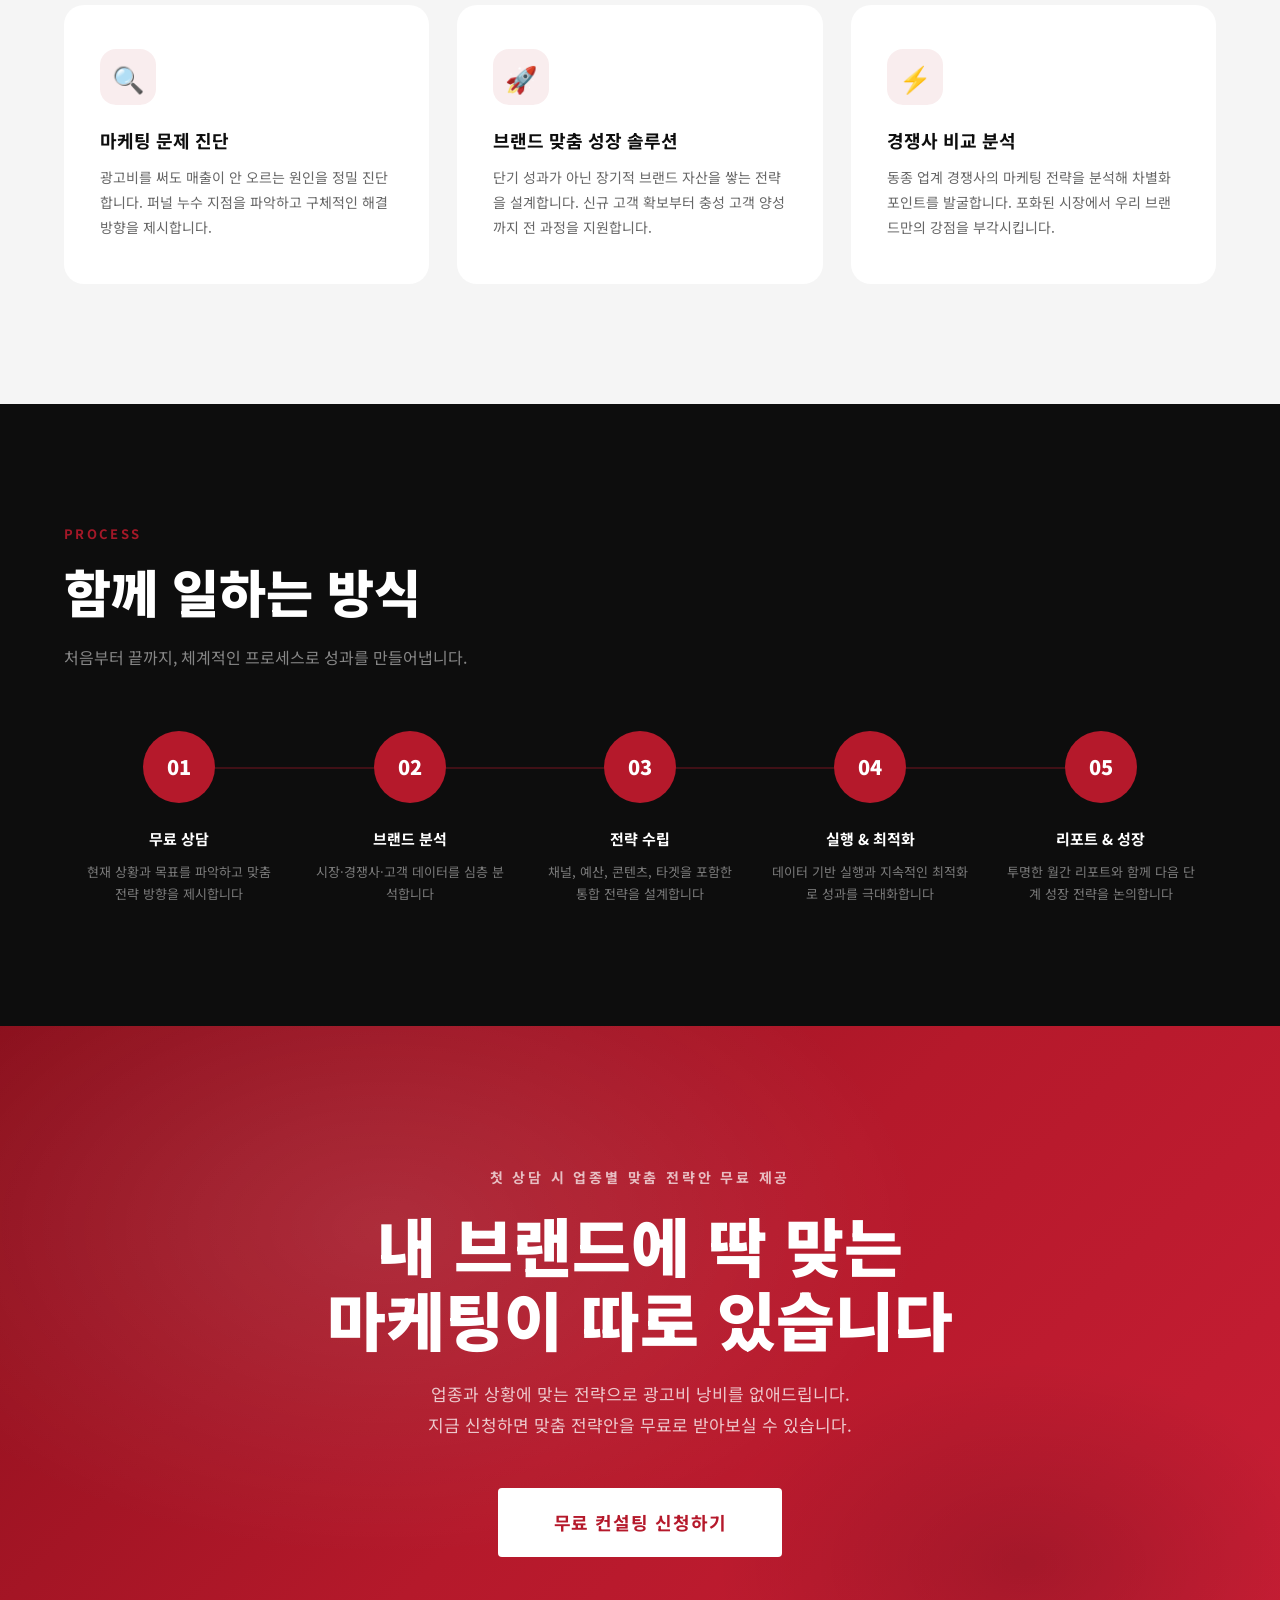
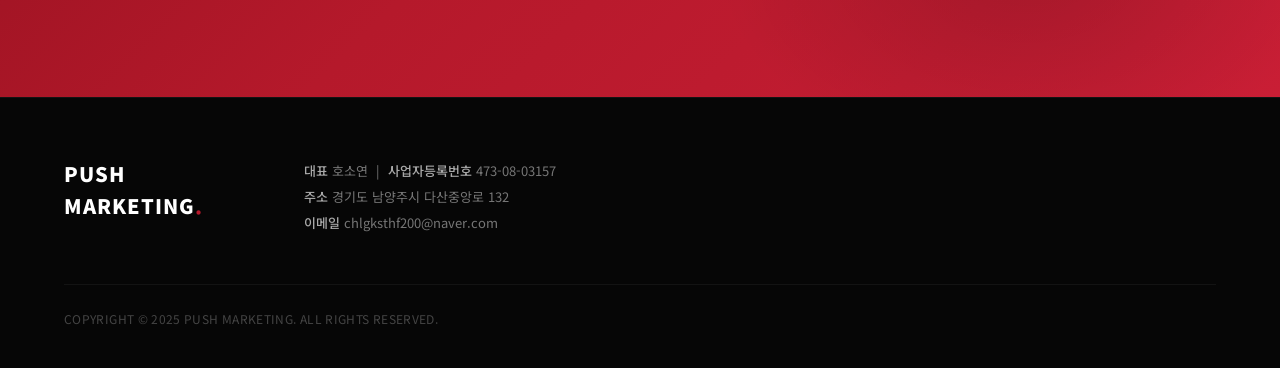
<file: html/marketing.html>
<!DOCTYPE html>
<html lang="ko">
<head>
  <meta charset="UTF-8" />
  <meta name="viewport" content="width=device-width, initial-scale=1.0" />
  <title>MARKETING | 마케팅 파트너</title>
  <link rel="stylesheet" href="../css/style.css" />
  <link rel="preconnect" href="https://fonts.googleapis.com" />
  <link rel="preconnect" href="https://fonts.gstatic.com" crossorigin />
  <link href="https://fonts.googleapis.com/css2?family=Noto+Sans+KR:wght@300;400;500;700;900&display=swap" rel="stylesheet" />
  <style>
    /* ===== MARKETING PAGE ===== */
    .page-hero {
      padding: 160px 0 100px;
      background: linear-gradient(135deg, #ffffff 0%, #fdf5f6 60%, #faeaec 100%);
      position: relative;
      overflow: hidden;
    }
    .page-hero::after {
      content: '';
      position: absolute;
      inset: 0;
      background: radial-gradient(ellipse 50% 60% at 80% 50%, rgba(181,25,43,0.06) 0%, transparent 70%);
      pointer-events: none;
    }
    .page-hero-inner { position: relative; z-index: 1; }
    .page-hero-eyebrow {
      font-size: 13px;
      font-weight: 700;
      letter-spacing: 0.2em;
      color: var(--accent);
      text-transform: uppercase;
      margin-bottom: 20px;
    }
    .page-hero-title {
      font-size: clamp(32px, 5vw, 64px);
      font-weight: 900;
      line-height: 1.15;
      color: var(--black);
      margin-bottom: 20px;
    }
    .page-hero-title span { color: var(--accent); }
    .page-hero-desc {
      font-size: 16px;
      color: var(--gray-mid);
      line-height: 1.8;
      max-width: 560px;
    }

    /* ===== CASES ===== */
    .cases-section {
      padding: 120px 0;
      background: var(--white);
    }
    .cases-list {
      display: flex;
      flex-direction: column;
      gap: 60px;
      margin-top: 60px;
    }
    .case-item {
      display: grid;
      grid-template-columns: 1fr 1fr;
      gap: 60px;
      align-items: center;
      padding: 60px;
      background: var(--gray-light);
      border-radius: 24px;
      position: relative;
      overflow: hidden;
    }
    .case-item::before {
      content: '';
      position: absolute;
      top: 0;
      left: 0;
      width: 6px;
      height: 100%;
      background: var(--accent);
      border-radius: 24px 0 0 24px;
    }
    .case-item.reverse { direction: rtl; }
    .case-item.reverse > * { direction: ltr; }
    .case-num {
      font-size: 13px;
      font-weight: 700;
      letter-spacing: 0.15em;
      color: var(--accent);
      margin-bottom: 16px;
    }
    .case-title {
      font-size: clamp(24px, 3vw, 40px);
      font-weight: 900;
      color: var(--black);
      line-height: 1.2;
      margin-bottom: 20px;
    }
    .case-title span { color: var(--accent); }
    .case-desc {
      font-size: 15px;
      color: var(--gray-mid);
      line-height: 1.8;
      margin-bottom: 28px;
    }
    .case-tags {
      display: flex;
      flex-wrap: wrap;
      gap: 8px;
    }
    .case-tag {
      font-size: 12px;
      font-weight: 700;
      color: var(--accent);
      background: rgba(181,25,43,0.08);
      padding: 6px 14px;
      border-radius: 999px;
      letter-spacing: 0.05em;
    }
    .case-visual {
      border-radius: 16px;
      overflow: hidden;
      aspect-ratio: 4/3;
    }
    .case-visual-inner {
      width: 100%;
      height: 100%;
      display: flex;
      align-items: center;
      justify-content: center;
      font-size: 48px;
      font-weight: 900;
      color: rgba(255,255,255,0.3);
    }
    .cv1 { background: linear-gradient(135deg, #B5192B, #8B0F1C); }
    .cv2 { background: linear-gradient(135deg, #667eea, #764ba2); }
    .cv3 { background: linear-gradient(135deg, #f093fb, #f5576c); }

    /* ===== SERVICES ===== */
    .services-section {
      padding: 120px 0;
      background: var(--gray-light);
    }
    .services-grid {
      display: grid;
      grid-template-columns: repeat(3, 1fr);
      gap: 28px;
      margin-top: 60px;
    }
    .service-card {
      background: var(--white);
      border-radius: 20px;
      padding: 44px 36px;
      transition: transform 0.3s, box-shadow 0.3s;
      position: relative;
      overflow: hidden;
    }
    .service-card::after {
      content: '';
      position: absolute;
      bottom: 0;
      left: 0;
      width: 100%;
      height: 3px;
      background: var(--accent);
      transform: scaleX(0);
      transition: transform 0.3s;
    }
    .service-card:hover::after { transform: scaleX(1); }
    .service-card:hover {
      transform: translateY(-6px);
      box-shadow: 0 20px 48px rgba(0,0,0,0.1);
    }
    .service-icon {
      width: 56px;
      height: 56px;
      background: rgba(181,25,43,0.08);
      border-radius: 16px;
      display: flex;
      align-items: center;
      justify-content: center;
      font-size: 26px;
      margin-bottom: 24px;
    }
    .service-title {
      font-size: 18px;
      font-weight: 700;
      color: var(--black);
      margin-bottom: 12px;
      line-height: 1.3;
    }
    .service-desc {
      font-size: 14px;
      color: var(--gray-mid);
      line-height: 1.8;
    }

    /* ===== PROCESS ===== */
    .process-section {
      padding: 120px 0;
      background: var(--black);
    }
    .process-section .section-label { color: rgba(181,25,43,0.9); }
    .process-section .section-title { color: var(--white); }
    .process-section .section-desc { color: rgba(255,255,255,0.5); }
    .process-steps {
      display: grid;
      grid-template-columns: repeat(5, 1fr);
      gap: 0;
      margin-top: 60px;
      position: relative;
    }
    .process-steps::before {
      content: '';
      position: absolute;
      top: 36px;
      left: 10%;
      width: 80%;
      height: 2px;
      background: rgba(181,25,43,0.3);
    }
    .process-step {
      text-align: center;
      position: relative;
      padding: 0 16px;
    }
    .step-num {
      width: 72px;
      height: 72px;
      border-radius: 50%;
      background: var(--accent);
      display: flex;
      align-items: center;
      justify-content: center;
      font-size: 20px;
      font-weight: 900;
      color: var(--white);
      margin: 0 auto 24px;
      position: relative;
      z-index: 1;
    }
    .step-title {
      font-size: 15px;
      font-weight: 700;
      color: var(--white);
      margin-bottom: 10px;
    }
    .step-desc {
      font-size: 13px;
      color: rgba(255,255,255,0.45);
      line-height: 1.7;
    }

    @media (max-width: 1024px) {
      .services-grid { grid-template-columns: repeat(2, 1fr); }
      .process-steps { grid-template-columns: repeat(3, 1fr); gap: 32px; }
      .process-steps::before { display: none; }
    }
    @media (max-width: 768px) {
      .case-item { grid-template-columns: 1fr; padding: 40px 28px; }
      .case-item.reverse { direction: ltr; }
      .services-grid { grid-template-columns: 1fr; }
      .process-steps { grid-template-columns: repeat(2, 1fr); gap: 28px; }
    }
    @media (max-width: 480px) {
      .process-steps { grid-template-columns: 1fr; }
    }
  </style>
</head>
<body>

  <header id="header">
    <div class="header-inner">
      <a href="index.html" class="logo">PUSH MARKETING<span>.</span></a>
      <nav class="nav-desktop">
        <ul>
          <li><a href="portfolio.html">PORTFOLIO</a></li>
          <li><a href="marketing.html" style="color:var(--accent)">MARKETING</a></li>
          <li><a href="contents.html">CONTENTS</a></li>
        </ul>
      </nav>
      <a href="contact.html" class="btn-contact-header">CONTACT US</a>
      <button class="hamburger" id="hamburgerBtn" aria-label="메뉴 열기">
        <span></span><span></span><span></span>
      </button>
    </div>
    <nav class="nav-mobile" id="mobileNav">
      <ul>
        <li><a href="portfolio.html" class="mobile-link">PORTFOLIO</a></li>
        <li><a href="marketing.html" class="mobile-link">MARKETING</a></li>
        <li><a href="contents.html" class="mobile-link">CONTENTS</a></li>
      </ul>
    </nav>
  </header>

  <main>

    <!-- HERO -->
    <section class="page-hero">
      <div class="container page-hero-inner">
        <p class="page-hero-eyebrow">MARKETING</p>
        <h1 class="page-hero-title">
          우리는 <span>결과</span>로<br />말합니다
        </h1>
        <p class="page-hero-desc">
          순수익을 높이는 것이 가장 큰 목표입니다.<br />
          정교한 전략과 데이터 기반 실행으로 성과를 만들어냅니다.
        </p>
      </div>
    </section>

    <!-- CASES -->
    <section class="cases-section">
      <div class="container">
        <div class="section-label fade-in">SUCCESS CASE</div>
        <h2 class="section-title fade-in">직접 만들어낸<br /><span>성공 사례</span></h2>
        <div class="cases-list">

          <div class="case-item fade-in">
            <div>
              <div class="case-num">CASE 01</div>
              <h3 class="case-title">8개월 만에 성장률<br /><span>320%</span> 달성</h3>
              <p class="case-desc">신규 브랜드의 제로베이스 론칭부터 광고 집행까지 전 과정을 설계했습니다. 타겟 분석, 퍼널 구성, 콘텐츠 전략을 통합 운영해 8개월 만에 매출 320% 성장을 이끌었습니다.</p>
              <div class="case-tags">
                <span class="case-tag">타겟 분석</span>
                <span class="case-tag">퍼널 설계</span>
                <span class="case-tag">콘텐츠 전략</span>
                <span class="case-tag">광고 최적화</span>
                <span class="case-tag">브랜딩</span>
              </div>
            </div>
            <div class="case-visual">
              <div class="case-visual-inner cv1">↑320%</div>
            </div>
          </div>

          <div class="case-item reverse fade-in">
            <div>
              <div class="case-num">CASE 02</div>
              <h3 class="case-title">직접 운영 이관 후<br />신규 회원 <span>월평균 3배</span> 증가</h3>
              <p class="case-desc">기존 대행사에서 이관된 계정을 분석해 구조적 문제를 발견했습니다. 광고 채널 재편과 CRM 전략 도입으로 신규 회원 유입을 3개월 만에 3배 이상 끌어올렸습니다.</p>
              <div class="case-tags">
                <span class="case-tag">계정 분석</span>
                <span class="case-tag">CRM 전략</span>
                <span class="case-tag">채널 재편</span>
                <span class="case-tag">회원 유입</span>
              </div>
            </div>
            <div class="case-visual">
              <div class="case-visual-inner cv2">×3</div>
            </div>
          </div>

          <div class="case-item fade-in">
            <div>
              <div class="case-num">CASE 03</div>
              <h3 class="case-title">매출 정체기 돌파,<br />억대 매출 <span>2배 성장</span></h3>
              <p class="case-desc">오랜 정체기를 겪던 브랜드의 매출 구조를 전면 재설계했습니다. 재구매율 개선과 신규 채널 확장으로 6개월 만에 억대 매출에서 2배 성장을 달성했습니다.</p>
              <div class="case-tags">
                <span class="case-tag">매출 구조 재설계</span>
                <span class="case-tag">재구매율 개선</span>
                <span class="case-tag">채널 확장</span>
              </div>
            </div>
            <div class="case-visual">
              <div class="case-visual-inner cv3">×2</div>
            </div>
          </div>

        </div>
      </div>
    </section>

    <!-- SERVICES -->
    <section class="services-section">
      <div class="container">
        <div class="section-label fade-in">SERVICES</div>
        <h2 class="section-title fade-in">브랜드 성장을 위한<br /><span>6가지 핵심 서비스</span></h2>
        <div class="services-grid">

          <div class="service-card fade-in">
            <div class="service-icon">🎯</div>
            <h3 class="service-title">맞춤형 광고 컨설팅</h3>
            <p class="service-desc">브랜드 심층 분석부터 채널 선정, 예산 배분, 크리에이티브 전략까지 브랜드에 최적화된 광고 플랜을 설계합니다.</p>
          </div>

          <div class="service-card fade-in">
            <div class="service-icon">📱</div>
            <h3 class="service-title">SNS 전략 제안</h3>
            <p class="service-desc">인스타그램, 유튜브, 틱톡 등 채널별 알고리즘을 이해하고, 브랜드 특성에 맞는 SNS 운영 전략을 맞춤 제안합니다.</p>
          </div>

          <div class="service-card fade-in">
            <div class="service-icon">📊</div>
            <h3 class="service-title">데이터 기반 퍼포먼스</h3>
            <p class="service-desc">광고 데이터를 실시간으로 분석해 캠페인을 지속 최적화합니다. 투명한 리포트로 어디서 성과가 나는지 명확히 확인할 수 있습니다.</p>
          </div>

          <div class="service-card fade-in">
            <div class="service-icon">🔍</div>
            <h3 class="service-title">마케팅 문제 진단</h3>
            <p class="service-desc">광고비를 써도 매출이 안 오르는 원인을 정밀 진단합니다. 퍼널 누수 지점을 파악하고 구체적인 해결 방향을 제시합니다.</p>
          </div>

          <div class="service-card fade-in">
            <div class="service-icon">🚀</div>
            <h3 class="service-title">브랜드 맞춤 성장 솔루션</h3>
            <p class="service-desc">단기 성과가 아닌 장기적 브랜드 자산을 쌓는 전략을 설계합니다. 신규 고객 확보부터 충성 고객 양성까지 전 과정을 지원합니다.</p>
          </div>

          <div class="service-card fade-in">
            <div class="service-icon">⚡</div>
            <h3 class="service-title">경쟁사 비교 분석</h3>
            <p class="service-desc">동종 업계 경쟁사의 마케팅 전략을 분석해 차별화 포인트를 발굴합니다. 포화된 시장에서 우리 브랜드만의 강점을 부각시킵니다.</p>
          </div>

        </div>
      </div>
    </section>

    <!-- PROCESS -->
    <section class="process-section">
      <div class="container">
        <div class="section-label fade-in">PROCESS</div>
        <h2 class="section-title fade-in">함께 일하는 방식</h2>
        <p class="section-desc fade-in">처음부터 끝까지, 체계적인 프로세스로 성과를 만들어냅니다.</p>
        <div class="process-steps">
          <div class="process-step fade-in">
            <div class="step-num">01</div>
            <div class="step-title">무료 상담</div>
            <div class="step-desc">현재 상황과 목표를 파악하고 맞춤 전략 방향을 제시합니다</div>
          </div>
          <div class="process-step fade-in">
            <div class="step-num">02</div>
            <div class="step-title">브랜드 분석</div>
            <div class="step-desc">시장·경쟁사·고객 데이터를 심층 분석합니다</div>
          </div>
          <div class="process-step fade-in">
            <div class="step-num">03</div>
            <div class="step-title">전략 수립</div>
            <div class="step-desc">채널, 예산, 콘텐츠, 타겟을 포함한 통합 전략을 설계합니다</div>
          </div>
          <div class="process-step fade-in">
            <div class="step-num">04</div>
            <div class="step-title">실행 & 최적화</div>
            <div class="step-desc">데이터 기반 실행과 지속적인 최적화로 성과를 극대화합니다</div>
          </div>
          <div class="process-step fade-in">
            <div class="step-num">05</div>
            <div class="step-title">리포트 & 성장</div>
            <div class="step-desc">투명한 월간 리포트와 함께 다음 단계 성장 전략을 논의합니다</div>
          </div>
        </div>
      </div>
    </section>

    <!-- CTA -->
    <section class="cta-section">
      <div class="cta-bg"></div>
      <div class="container cta-inner">
        <p class="cta-eyebrow">첫 상담 시 업종별 맞춤 전략안 무료 제공</p>
        <h2 class="cta-title">내 브랜드에 딱 맞는<br />마케팅이 따로 있습니다</h2>
        <p class="cta-desc">업종과 상황에 맞는 전략으로 광고비 낭비를 없애드립니다.<br />지금 신청하면 맞춤 전략안을 무료로 받아보실 수 있습니다.</p>
        <a href="contact.html" class="btn-primary btn-large">무료 컨설팅 신청하기</a>
      </div>
    </section>

  </main>

  <footer class="footer">
    <div class="container footer-inner">
      <div class="footer-logo">PUSH MARKETING<span>.</span></div>
      <div class="footer-info">
        <p><strong>대표</strong> 호소연 &nbsp;|&nbsp; <strong>사업자등록번호</strong> 473-08-03157</p>
        <p><strong>주소</strong> 경기도 남양주시 다산중앙로 132</p>
        <p><strong>이메일</strong> chlgksthf200@naver.com</p>
      </div>
      <div class="footer-copy">
        <p>COPYRIGHT &copy; 2025 PUSH MARKETING. ALL RIGHTS RESERVED.</p>
      </div>
    </div>
  </footer>

  <script src="../js/script.js"></script>
</body>
</html>
</file>
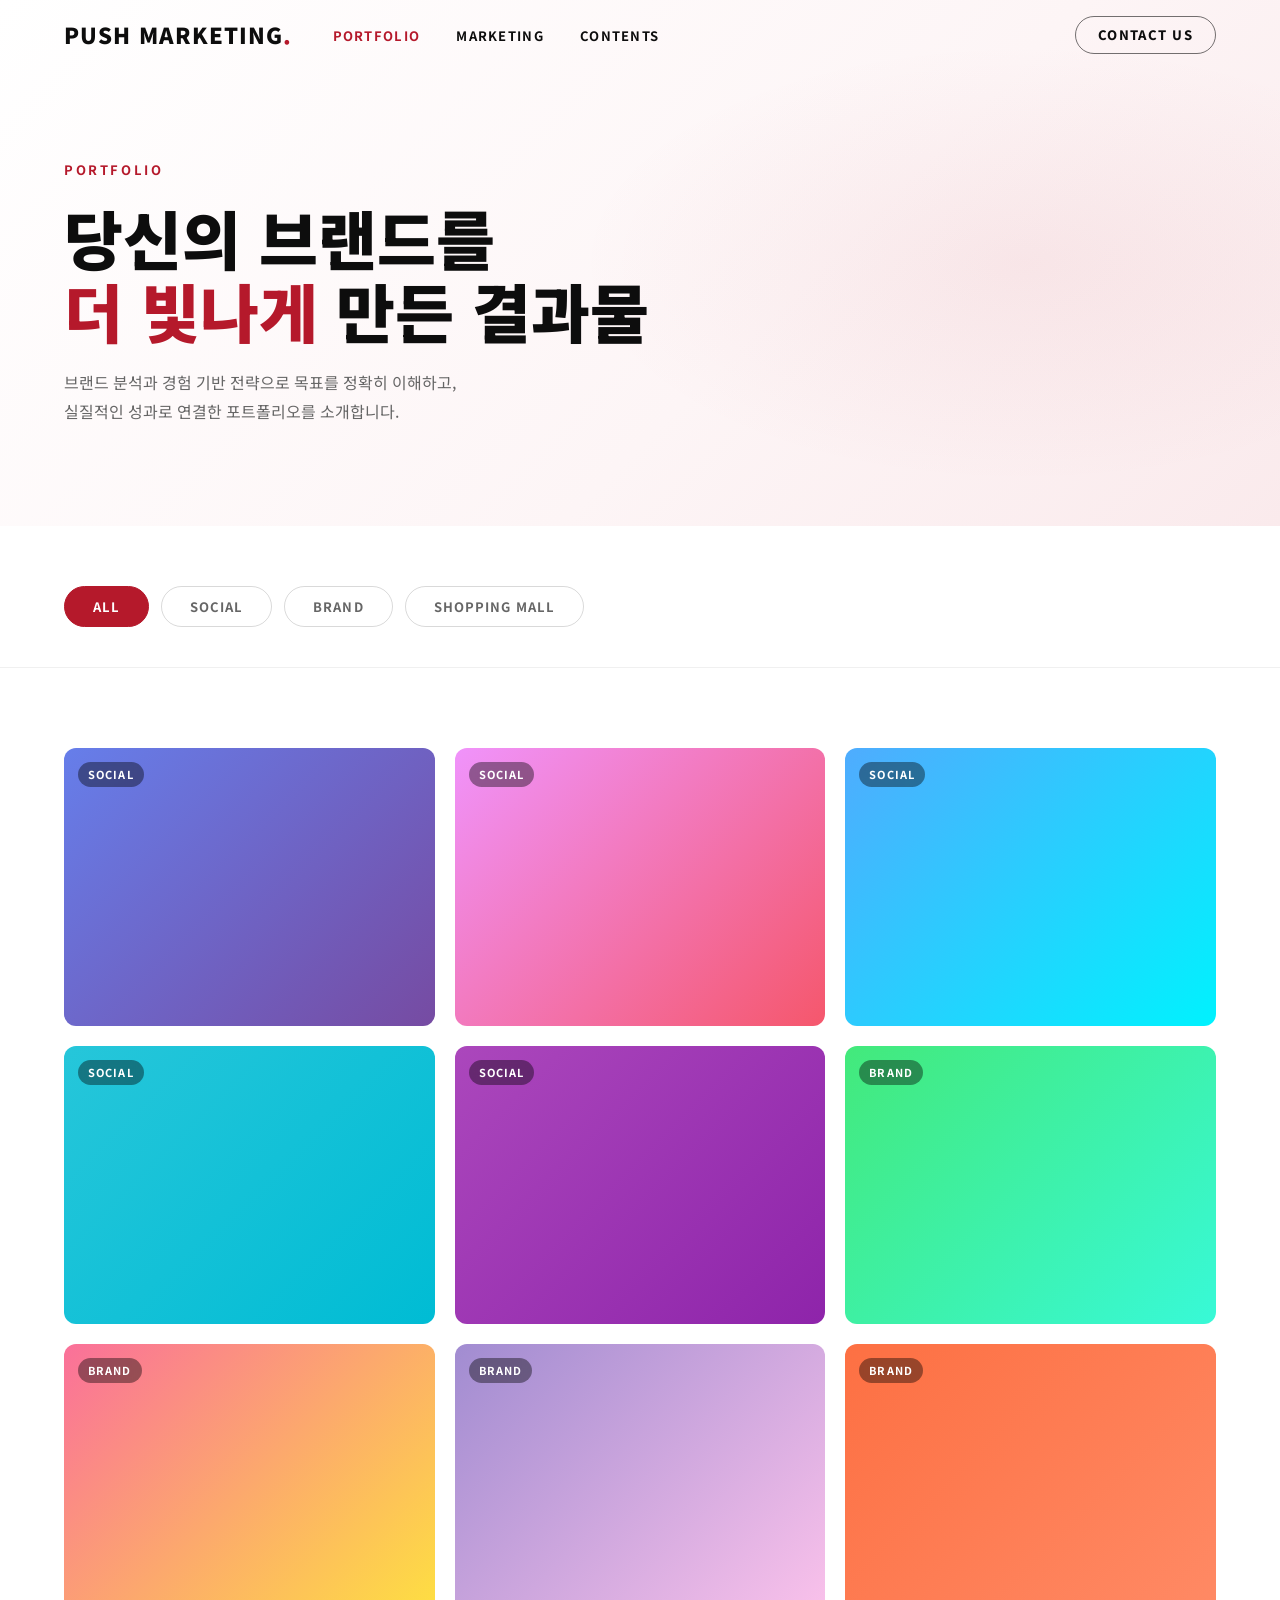
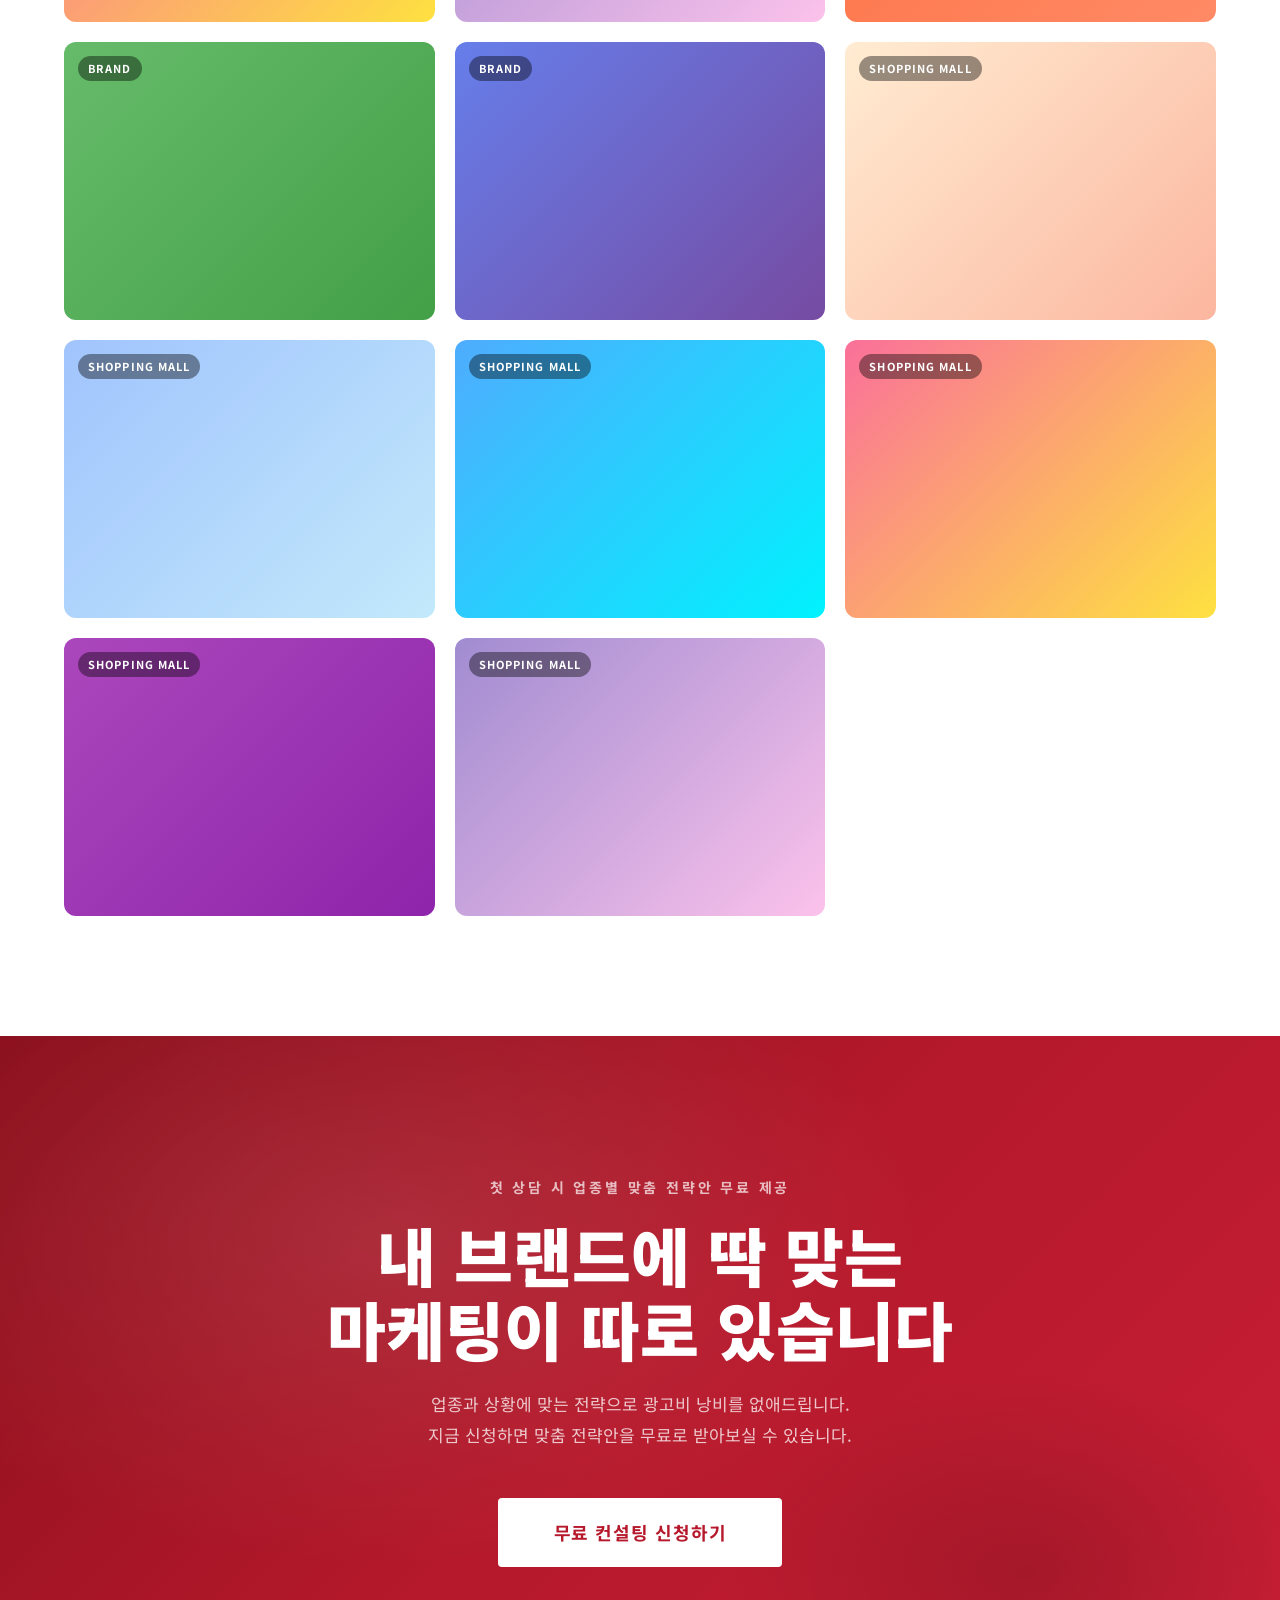
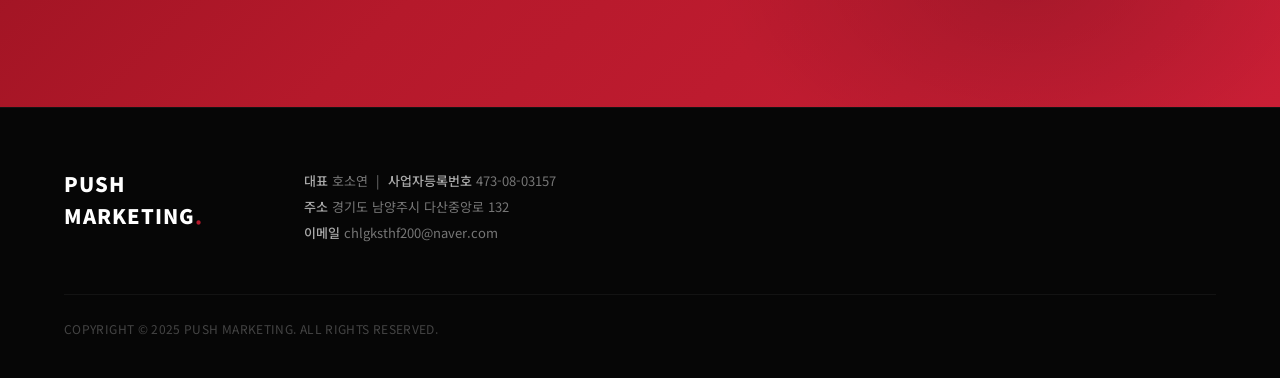
<file: html/portfolio.html>
<!DOCTYPE html>
<html lang="ko">
<head>
  <meta charset="UTF-8" />
  <meta name="viewport" content="width=device-width, initial-scale=1.0" />
  <title>PORTFOLIO | 마케팅 파트너</title>
  <link rel="stylesheet" href="../css/style.css" />
  <link rel="preconnect" href="https://fonts.googleapis.com" />
  <link rel="preconnect" href="https://fonts.gstatic.com" crossorigin />
  <link href="https://fonts.googleapis.com/css2?family=Noto+Sans+KR:wght@300;400;500;700;900&display=swap" rel="stylesheet" />
  <style>
    /* ===== PORTFOLIO PAGE ===== */
    .page-hero {
      padding: 160px 0 100px;
      background: linear-gradient(135deg, #ffffff 0%, #fdf5f6 60%, #faeaec 100%);
      position: relative;
      overflow: hidden;
    }
    .page-hero::after {
      content: '';
      position: absolute;
      inset: 0;
      background: radial-gradient(ellipse 50% 60% at 80% 50%, rgba(181,25,43,0.06) 0%, transparent 70%);
      pointer-events: none;
    }
    .page-hero-inner {
      position: relative;
      z-index: 1;
    }
    .page-hero-eyebrow {
      font-size: 13px;
      font-weight: 700;
      letter-spacing: 0.2em;
      color: var(--accent);
      text-transform: uppercase;
      margin-bottom: 20px;
    }
    .page-hero-title {
      font-size: clamp(32px, 5vw, 64px);
      font-weight: 900;
      line-height: 1.15;
      color: var(--black);
      margin-bottom: 20px;
    }
    .page-hero-title span { color: var(--accent); }
    .page-hero-desc {
      font-size: 16px;
      color: var(--gray-mid);
      line-height: 1.8;
      max-width: 560px;
    }

    /* Filter */
    .filter-section {
      padding: 60px 0 40px;
      background: var(--white);
      border-bottom: 1px solid rgba(0,0,0,0.06);
    }
    .filter-tabs {
      display: flex;
      gap: 12px;
      flex-wrap: wrap;
    }
    .filter-btn {
      padding: 10px 28px;
      border-radius: 999px;
      border: 1.5px solid rgba(0,0,0,0.15);
      background: transparent;
      font-size: 13px;
      font-weight: 700;
      color: var(--gray-mid);
      letter-spacing: 0.08em;
      cursor: pointer;
      transition: all 0.2s;
      font-family: var(--font);
    }
    .filter-btn:hover,
    .filter-btn.active {
      background: var(--accent);
      border-color: var(--accent);
      color: var(--white);
    }

    /* Gallery */
    .gallery-section {
      padding: 80px 0 120px;
      background: var(--white);
    }
    .gallery-grid {
      display: grid;
      grid-template-columns: repeat(3, 1fr);
      gap: 20px;
    }
    .gallery-item {
      border-radius: 12px;
      overflow: hidden;
      position: relative;
      aspect-ratio: 4/3;
      cursor: pointer;
      transition: transform 0.3s, box-shadow 0.3s;
    }
    .gallery-item:hover {
      transform: translateY(-4px);
      box-shadow: 0 16px 40px rgba(0,0,0,0.12);
    }
    .gallery-thumb {
      width: 100%;
      height: 100%;
      display: flex;
      align-items: center;
      justify-content: center;
      font-size: 13px;
      font-weight: 700;
      color: rgba(255,255,255,0.7);
      letter-spacing: 0.05em;
    }
    .gallery-overlay {
      position: absolute;
      inset: 0;
      background: rgba(181,25,43,0.7);
      display: flex;
      align-items: center;
      justify-content: center;
      opacity: 0;
      transition: opacity 0.3s;
    }
    .gallery-item:hover .gallery-overlay { opacity: 1; }
    .gallery-overlay-text {
      font-size: 13px;
      font-weight: 700;
      color: var(--white);
      letter-spacing: 0.1em;
      border: 1.5px solid var(--white);
      padding: 8px 20px;
      border-radius: 4px;
    }
    .gallery-category {
      position: absolute;
      top: 14px;
      left: 14px;
      font-size: 11px;
      font-weight: 700;
      letter-spacing: 0.1em;
      color: var(--white);
      background: rgba(0,0,0,0.4);
      padding: 4px 10px;
      border-radius: 999px;
      backdrop-filter: blur(4px);
    }

    /* 색상 팔레트 */
    .c1  { background: linear-gradient(135deg, #667eea, #764ba2); }
    .c2  { background: linear-gradient(135deg, #f093fb, #f5576c); }
    .c3  { background: linear-gradient(135deg, #4facfe, #00f2fe); }
    .c4  { background: linear-gradient(135deg, #43e97b, #38f9d7); }
    .c5  { background: linear-gradient(135deg, #fa709a, #fee140); }
    .c6  { background: linear-gradient(135deg, #a18cd1, #fbc2eb); }
    .c7  { background: linear-gradient(135deg, #ffecd2, #fcb69f); }
    .c8  { background: linear-gradient(135deg, #a1c4fd, #c2e9fb); }
    .c9  { background: linear-gradient(135deg, #fd7043, #ff8a65); }
    .c10 { background: linear-gradient(135deg, #26c6da, #00bcd4); }
    .c11 { background: linear-gradient(135deg, #ab47bc, #8e24aa); }
    .c12 { background: linear-gradient(135deg, #66bb6a, #43a047); }

    /* Hidden items for filter */
    .gallery-item.hidden { display: none; }

    @media (max-width: 1024px) {
      .gallery-grid { grid-template-columns: repeat(2, 1fr); }
    }
    @media (max-width: 600px) {
      .gallery-grid { grid-template-columns: 1fr; }
      .filter-tabs { gap: 8px; }
      .filter-btn { padding: 8px 18px; font-size: 12px; }
    }
  </style>
</head>
<body>

  <header id="header">
    <div class="header-inner">
      <a href="index.html" class="logo">PUSH MARKETING<span>.</span></a>
      <nav class="nav-desktop">
        <ul>
          <li><a href="portfolio.html" style="color:var(--accent)">PORTFOLIO</a></li>
          <li><a href="marketing.html">MARKETING</a></li>
          <li><a href="contents.html">CONTENTS</a></li>
        </ul>
      </nav>
      <a href="contact.html" class="btn-contact-header">CONTACT US</a>
      <button class="hamburger" id="hamburgerBtn" aria-label="메뉴 열기">
        <span></span><span></span><span></span>
      </button>
    </div>
    <nav class="nav-mobile" id="mobileNav">
      <ul>
        <li><a href="portfolio.html" class="mobile-link">PORTFOLIO</a></li>
        <li><a href="marketing.html" class="mobile-link">MARKETING</a></li>
        <li><a href="contents.html" class="mobile-link">CONTENTS</a></li>
      </ul>
    </nav>
  </header>

  <main>

    <!-- HERO -->
    <section class="page-hero">
      <div class="container page-hero-inner">
        <p class="page-hero-eyebrow">PORTFOLIO</p>
        <h1 class="page-hero-title">
          당신의 브랜드를<br />
          <span>더 빛나게</span> 만든 결과물
        </h1>
        <p class="page-hero-desc">
          브랜드 분석과 경험 기반 전략으로 목표를 정확히 이해하고,<br />
          실질적인 성과로 연결한 포트폴리오를 소개합니다.
        </p>
      </div>
    </section>

    <!-- FILTER -->
    <section class="filter-section">
      <div class="container">
        <div class="filter-tabs">
          <button class="filter-btn active" data-filter="all">ALL</button>
          <button class="filter-btn" data-filter="social">SOCIAL</button>
          <button class="filter-btn" data-filter="brand">BRAND</button>
          <button class="filter-btn" data-filter="shopping">SHOPPING MALL</button>
        </div>
      </div>
    </section>

    <!-- GALLERY -->
    <section class="gallery-section">
      <div class="container">
        <div class="gallery-grid" id="galleryGrid">

          <div class="gallery-item" data-cat="social">
            <div class="gallery-thumb c1"></div>
            <div class="gallery-category">SOCIAL</div>
            <div class="gallery-overlay"><span class="gallery-overlay-text">VIEW</span></div>
          </div>
          <div class="gallery-item" data-cat="social">
            <div class="gallery-thumb c2"></div>
            <div class="gallery-category">SOCIAL</div>
            <div class="gallery-overlay"><span class="gallery-overlay-text">VIEW</span></div>
          </div>
          <div class="gallery-item" data-cat="social">
            <div class="gallery-thumb c3"></div>
            <div class="gallery-category">SOCIAL</div>
            <div class="gallery-overlay"><span class="gallery-overlay-text">VIEW</span></div>
          </div>
          <div class="gallery-item" data-cat="social">
            <div class="gallery-thumb c10"></div>
            <div class="gallery-category">SOCIAL</div>
            <div class="gallery-overlay"><span class="gallery-overlay-text">VIEW</span></div>
          </div>
          <div class="gallery-item" data-cat="social">
            <div class="gallery-thumb c11"></div>
            <div class="gallery-category">SOCIAL</div>
            <div class="gallery-overlay"><span class="gallery-overlay-text">VIEW</span></div>
          </div>

          <div class="gallery-item" data-cat="brand">
            <div class="gallery-thumb c4"></div>
            <div class="gallery-category">BRAND</div>
            <div class="gallery-overlay"><span class="gallery-overlay-text">VIEW</span></div>
          </div>
          <div class="gallery-item" data-cat="brand">
            <div class="gallery-thumb c5"></div>
            <div class="gallery-category">BRAND</div>
            <div class="gallery-overlay"><span class="gallery-overlay-text">VIEW</span></div>
          </div>
          <div class="gallery-item" data-cat="brand">
            <div class="gallery-thumb c6"></div>
            <div class="gallery-category">BRAND</div>
            <div class="gallery-overlay"><span class="gallery-overlay-text">VIEW</span></div>
          </div>
          <div class="gallery-item" data-cat="brand">
            <div class="gallery-thumb c9"></div>
            <div class="gallery-category">BRAND</div>
            <div class="gallery-overlay"><span class="gallery-overlay-text">VIEW</span></div>
          </div>
          <div class="gallery-item" data-cat="brand">
            <div class="gallery-thumb c12"></div>
            <div class="gallery-category">BRAND</div>
            <div class="gallery-overlay"><span class="gallery-overlay-text">VIEW</span></div>
          </div>
          <div class="gallery-item" data-cat="brand">
            <div class="gallery-thumb c1"></div>
            <div class="gallery-category">BRAND</div>
            <div class="gallery-overlay"><span class="gallery-overlay-text">VIEW</span></div>
          </div>

          <div class="gallery-item" data-cat="shopping">
            <div class="gallery-thumb c7"></div>
            <div class="gallery-category">SHOPPING MALL</div>
            <div class="gallery-overlay"><span class="gallery-overlay-text">VIEW</span></div>
          </div>
          <div class="gallery-item" data-cat="shopping">
            <div class="gallery-thumb c8"></div>
            <div class="gallery-category">SHOPPING MALL</div>
            <div class="gallery-overlay"><span class="gallery-overlay-text">VIEW</span></div>
          </div>
          <div class="gallery-item" data-cat="shopping">
            <div class="gallery-thumb c3"></div>
            <div class="gallery-category">SHOPPING MALL</div>
            <div class="gallery-overlay"><span class="gallery-overlay-text">VIEW</span></div>
          </div>
          <div class="gallery-item" data-cat="shopping">
            <div class="gallery-thumb c5"></div>
            <div class="gallery-category">SHOPPING MALL</div>
            <div class="gallery-overlay"><span class="gallery-overlay-text">VIEW</span></div>
          </div>
          <div class="gallery-item" data-cat="shopping">
            <div class="gallery-thumb c11"></div>
            <div class="gallery-category">SHOPPING MALL</div>
            <div class="gallery-overlay"><span class="gallery-overlay-text">VIEW</span></div>
          </div>
          <div class="gallery-item" data-cat="shopping">
            <div class="gallery-thumb c6"></div>
            <div class="gallery-category">SHOPPING MALL</div>
            <div class="gallery-overlay"><span class="gallery-overlay-text">VIEW</span></div>
          </div>

        </div>
      </div>
    </section>

    <!-- CTA -->
    <section class="cta-section">
      <div class="cta-bg"></div>
      <div class="container cta-inner">
        <p class="cta-eyebrow">첫 상담 시 업종별 맞춤 전략안 무료 제공</p>
        <h2 class="cta-title">내 브랜드에 딱 맞는<br />마케팅이 따로 있습니다</h2>
        <p class="cta-desc">업종과 상황에 맞는 전략으로 광고비 낭비를 없애드립니다.<br />지금 신청하면 맞춤 전략안을 무료로 받아보실 수 있습니다.</p>
        <a href="contact.html" class="btn-primary btn-large">무료 컨설팅 신청하기</a>
      </div>
    </section>

  </main>

  <footer class="footer">
    <div class="container footer-inner">
      <div class="footer-logo">PUSH MARKETING<span>.</span></div>
      <div class="footer-info">
        <p><strong>대표</strong> 호소연 &nbsp;|&nbsp; <strong>사업자등록번호</strong> 473-08-03157</p>
        <p><strong>주소</strong> 경기도 남양주시 다산중앙로 132</p>
        <p><strong>이메일</strong> chlgksthf200@naver.com</p>
      </div>
      <div class="footer-copy">
        <p>COPYRIGHT &copy; 2025 PUSH MARKETING. ALL RIGHTS RESERVED.</p>
      </div>
    </div>
  </footer>

  <script src="../js/script.js"></script>
  <script>
    // Filter
    const filterBtns = document.querySelectorAll('.filter-btn');
    const galleryItems = document.querySelectorAll('.gallery-item');

    filterBtns.forEach(btn => {
      btn.addEventListener('click', () => {
        filterBtns.forEach(b => b.classList.remove('active'));
        btn.classList.add('active');
        const filter = btn.dataset.filter;
        galleryItems.forEach(item => {
          if (filter === 'all' || item.dataset.cat === filter) {
            item.classList.remove('hidden');
          } else {
            item.classList.add('hidden');
          }
        });
      });
    });
  </script>
</body>
</html>
</file>
<file: css/style.css>
/* ============================
   RESET & BASE
============================ */
*, *::before, *::after {
  box-sizing: border-box;
  margin: 0;
  padding: 0;
}

:root {
  --black: #0d0d0d;
  --dark: #1a1a1a;
  --gray-dark: #333333;
  --gray-mid: #666666;
  --gray-light: #f5f5f5;
  --white: #ffffff;
  --accent: #B5192B;
  --accent-dark: #8B0F1C;
  --font: 'Noto Sans KR', sans-serif;
}

html {
  scroll-behavior: smooth;
}

body {
  font-family: var(--font);
  color: var(--black);
  background: var(--white);
  line-height: 1.6;
  overflow-x: hidden;
}

a {
  text-decoration: none;
  color: inherit;
  transition: color 0.2s;
}

ul {
  list-style: none;
}

img {
  display: block;
  max-width: 100%;
}

/* ============================
   UTILITY
============================ */
.container {
  width: 90%;
  max-width: 1200px;
  margin: 0 auto;
}

.section-label {
  font-size: 13px;
  font-weight: 700;
  letter-spacing: 0.18em;
  color: var(--accent);
  text-transform: uppercase;
  margin-bottom: 16px;
}

.section-title {
  font-size: clamp(28px, 4vw, 52px);
  font-weight: 900;
  line-height: 1.2;
  color: var(--black);
  margin-bottom: 20px;
}

.section-title span {
  color: var(--accent);
}

.section-desc {
  font-size: 16px;
  color: var(--gray-mid);
  line-height: 1.8;
  margin-bottom: 60px;
}

/* ============================
   FADE-IN ANIMATION
============================ */
.fade-in {
  opacity: 0;
  transform: translateY(30px);
  transition: opacity 0.7s ease, transform 0.7s ease;
}

.fade-in.visible {
  opacity: 1;
  transform: translateY(0);
}

/* ============================
   BUTTONS
============================ */
.btn-primary {
  display: inline-block;
  background: var(--accent);
  color: var(--white);
  font-size: 16px;
  font-weight: 700;
  padding: 16px 40px;
  border-radius: 4px;
  letter-spacing: 0.05em;
  transition: background 0.2s, transform 0.2s;
  cursor: pointer;
}

.btn-primary:hover {
  background: var(--accent-dark);
  transform: translateY(-2px);
}

.btn-large {
  font-size: 18px;
  padding: 20px 56px;
}

/* ============================
   HEADER
============================ */
#header {
  position: fixed;
  top: 0;
  left: 0;
  width: 100%;
  z-index: 1000;
  background: transparent;
  backdrop-filter: none;
  -webkit-backdrop-filter: none;
  border-bottom: 1px solid transparent;
  transition: background 0.3s, box-shadow 0.3s, border-color 0.3s, backdrop-filter 0.3s;
}

.header-inner {
  display: flex;
  align-items: center;
  justify-content: flex-start;
  gap: 40px;
  height: 70px;
  width: 90%;
  max-width: 1200px;
  margin: 0 auto;
}

.btn-contact-header {
  margin-left: auto;
  font-size: 13px;
  font-weight: 800;
  color: var(--black);
  letter-spacing: 0.1em;
  text-transform: uppercase;
  padding: 8px 22px;
  border: 1.5px solid rgba(0,0,0,0.55);
  border-radius: 999px;
  transition: background 0.2s, border-color 0.2s, color 0.2s;
  white-space: nowrap;
}

.btn-contact-header:hover {
  background: var(--accent);
  border-color: var(--accent);
  color: var(--white);
}

.logo {
  font-size: 22px;
  font-weight: 900;
  color: var(--black);
  letter-spacing: 0.05em;
}

.logo span {
  color: var(--accent);
}

.nav-desktop ul {
  display: flex;
  gap: 36px;
}

.nav-desktop ul li a {
  font-size: 13px;
  font-weight: 700;
  color: var(--black);
  letter-spacing: 0.1em;
  text-transform: uppercase;
  transition: color 0.2s;
}

.nav-desktop ul li a:hover {
  color: var(--accent);
}

/* Hamburger */
.hamburger {
  display: none;
  flex-direction: column;
  gap: 5px;
  background: none;
  border: none;
  cursor: pointer;
  padding: 4px;
}

.hamburger span {
  display: block;
  width: 24px;
  height: 2px;
  background: var(--black);
  transition: all 0.3s;
}

.hamburger.active span:nth-child(1) {
  transform: translateY(7px) rotate(45deg);
}
.hamburger.active span:nth-child(2) {
  opacity: 0;
}
.hamburger.active span:nth-child(3) {
  transform: translateY(-7px) rotate(-45deg);
}

/* Mobile nav */
.nav-mobile {
  display: none;
  background: transparent;
}

.nav-mobile.open {
  display: block;
}

.nav-mobile ul {
  padding: 16px 0;
}

.nav-mobile ul li a {
  display: block;
  padding: 14px 5%;
  font-size: 14px;
  font-weight: 700;
  color: var(--black);
  letter-spacing: 0.1em;
  text-transform: uppercase;
  border-bottom: 1px solid rgba(0,0,0,0.05);
  transition: color 0.2s, background 0.2s;
}

.nav-mobile ul li a:hover {
  color: var(--accent);
  background: rgba(181,25,43,0.04);
}

/* ============================
   HERO
============================ */
.hero-section {
  position: relative;
  min-height: 100vh;
  display: flex;
  align-items: center;
  background: #ffffff;
  overflow: hidden;
}

.hero-bg-vanta {
  position: absolute;
  inset: 0;
  z-index: 0;
}

.hero-bg-vanta canvas {
  width: 100% !important;
  height: 100% !important;
}

/* 히어로 내부 */
.hero-inner {
  position: relative;
  z-index: 2;
  width: 90%;
  max-width: 900px;
  margin: 0 auto;
  display: flex;
  flex-direction: column;
  align-items: center;
  text-align: center;
  padding: 140px 0 100px;
}

/* 카피 */
.hero-copy {
  display: flex;
  flex-direction: column;
  align-items: center;
}

.hero-title {
  font-size: clamp(38px, 4.8vw, 66px);
  font-weight: 900;
  line-height: 1.12;
  letter-spacing: -0.03em;
  color: var(--black);
  margin-bottom: 24px;
  overflow: hidden;
}

.hero-line-1 {
  display: block;
  animation: heroSlideUp 0.8s cubic-bezier(0.16, 1, 0.3, 1) both;
  animation-delay: 0.25s;
}

.hero-line-2 {
  display: block;
  animation: heroSlideUp 0.8s cubic-bezier(0.16, 1, 0.3, 1) both;
  animation-delay: 0.38s;
}

.hero-line-3 {
  display: block;
  animation: heroSlideUp 0.8s cubic-bezier(0.16, 1, 0.3, 1) both;
  animation-delay: 0.51s;
}

.hero-line-3 em {
  font-style: normal;
  color: var(--accent);
}

.hero-sub {
  font-size: clamp(14px, 1.4vw, 16px);
  color: var(--black);
  line-height: 1.8;
  margin-bottom: 36px;
  animation: heroFadeUp 0.7s ease both;
  animation-delay: 0.65s;
}

.hero-cta {
  animation: heroFadeUp 0.7s ease both;
  animation-delay: 0.78s;
}


/* 스크롤 인디케이터 */
.hero-scroll {
  position: absolute;
  bottom: 36px;
  left: 50%;
  transform: translateX(-50%);
  z-index: 2;
  animation: heroFadeUp 0.7s ease both;
  animation-delay: 1.2s;
}

.hero-scroll span {
  display: block;
  width: 1px;
  height: 56px;
  background: linear-gradient(to bottom, var(--accent) 0%, transparent 100%);
  animation: heroScrollLine 2.4s ease-in-out 1.5s infinite;
}

@keyframes heroFadeUp {
  from { transform: translateY(20px); opacity: 0; }
  to   { transform: translateY(0);    opacity: 1; }
}

@keyframes heroSlideUp {
  from { transform: translateY(60%); opacity: 0; }
  to   { transform: translateY(0);   opacity: 1; }
}

@keyframes heroScrollLine {
  0%   { transform: scaleY(0); transform-origin: top;    opacity: 0; }
  40%  { transform: scaleY(1); transform-origin: top;    opacity: 1; }
  80%  { transform: scaleY(1); transform-origin: bottom; opacity: 0; }
  100% { transform: scaleY(0); transform-origin: bottom; opacity: 0; }
}

/* ============================
   ABOUT / STATS
============================ */
.about-section {
  padding: 120px 0;
  background: var(--white);
}

.stats-grid {
  display: grid;
  grid-template-columns: repeat(4, 1fr);
  gap: 24px;
  margin-top: 60px;
}

.stat-card {
  background: var(--gray-light);
  border-radius: 12px;
  padding: 40px 28px;
  text-align: center;
  position: relative;
  overflow: hidden;
  transition: transform 0.3s, box-shadow 0.3s;
}

.stat-card::before {
  content: '';
  position: absolute;
  bottom: 0;
  left: 0;
  width: 100%;
  height: 4px;
  background: var(--accent);
  transform: scaleX(0);
  transition: transform 0.3s;
}

.stat-card:hover::before {
  transform: scaleX(1);
}

.stat-card:hover {
  transform: translateY(-6px);
  box-shadow: 0 20px 40px rgba(0,0,0,0.1);
}

.stat-number {
  font-size: clamp(40px, 5vw, 64px);
  font-weight: 900;
  color: var(--black);
  line-height: 1;
  display: inline;
}

.stat-unit {
  font-size: clamp(20px, 2.5vw, 32px);
  font-weight: 700;
  color: var(--accent);
  display: inline;
  margin-left: 4px;
}

.stat-label {
  font-size: 14px;
  color: var(--gray-mid);
  margin-top: 12px;
  font-weight: 500;
  line-height: 1.5;
}

/* ============================
   REVIEWS
============================ */
.reviews-section {
  padding: 120px 0;
  background:
    radial-gradient(circle at 84% 14%, rgba(181,25,43,0.10), transparent 24%),
    linear-gradient(180deg, #f7f3f1 0%, #ffffff 100%);
}

.reviews-layout {
  display: grid;
  grid-template-columns: minmax(260px, 320px) minmax(0, 1fr);
  gap: 38px;
  align-items: start;
}

.reviews-intro {
  position: sticky;
  top: 108px;
}

.reviews-desc {
  margin-bottom: 28px;
}

.reviews-badges {
  display: flex;
  flex-wrap: wrap;
  gap: 10px;
}

.reviews-badge {
  display: inline-flex;
  align-items: center;
  min-height: 38px;
  padding: 9px 14px;
  border-radius: 999px;
  background: rgba(181,25,43,0.08);
  border: 1px solid rgba(181,25,43,0.12);
  color: var(--accent-dark);
  font-size: 12px;
  font-weight: 700;
  letter-spacing: 0.04em;
}

.reviews-gallery {
  column-count: 3;
  column-gap: 22px;
}

.review-shot {
  display: block;
  position: relative;
  break-inside: avoid;
  margin-bottom: 22px;
  padding: 14px;
  border-radius: 28px;
  overflow: hidden;
  background: linear-gradient(180deg, #23272d 0%, #12151b 100%);
  border: 1px solid rgba(255,255,255,0.08);
  box-shadow: 0 20px 48px rgba(11,18,31,0.18);
  transition: transform 0.3s ease, box-shadow 0.3s ease, border-color 0.3s ease;
}

.review-shot::before {
  content: '';
  position: absolute;
  inset: 0;
  background:
    radial-gradient(circle at top right, rgba(254,229,0,0.16), transparent 24%),
    linear-gradient(135deg, rgba(255,255,255,0.05), transparent 42%);
  pointer-events: none;
}

.review-shot:hover {
  transform: translateY(-8px);
  border-color: rgba(255,255,255,0.16);
  box-shadow: 0 28px 56px rgba(11,18,31,0.24);
}

.review-shot-head,
.review-shot-foot {
  position: relative;
  z-index: 1;
}

.review-shot-head {
  display: flex;
  align-items: center;
  justify-content: space-between;
  margin-bottom: 12px;
}

.review-shot-badge {
  display: inline-flex;
  align-items: center;
  gap: 8px;
  font-size: 11px;
  font-weight: 700;
  color: rgba(255,255,255,0.72);
  letter-spacing: 0.18em;
  text-transform: uppercase;
}

.review-shot-badge::before {
  content: '';
  width: 8px;
  height: 8px;
  border-radius: 50%;
  background: #FEE500;
  box-shadow: 0 0 0 6px rgba(254,229,0,0.12);
}

.review-shot-num {
  display: inline-flex;
  align-items: center;
  justify-content: center;
  width: 34px;
  height: 34px;
  border-radius: 50%;
  background: rgba(255,255,255,0.08);
  border: 1px solid rgba(255,255,255,0.12);
  font-size: 12px;
  font-weight: 700;
  color: rgba(255,255,255,0.78);
}

.review-shot img {
  position: relative;
  z-index: 1;
  width: 100%;
  height: auto;
  display: block;
  border-radius: 20px;
  background: #000000;
}

.review-shot-foot {
  display: flex;
  align-items: center;
  justify-content: space-between;
  gap: 12px;
  margin-top: 12px;
}

.review-shot-foot strong {
  font-size: 14px;
  font-weight: 700;
  color: var(--white);
  letter-spacing: -0.01em;
}

.review-shot-foot span {
  display: inline-flex;
  align-items: center;
  min-height: 30px;
  padding: 6px 10px;
  border-radius: 999px;
  background: rgba(255,255,255,0.07);
  color: rgba(255,255,255,0.68);
  font-size: 11px;
  font-weight: 700;
  letter-spacing: 0.06em;
  white-space: nowrap;
}

/* ============================
   WORK / PORTFOLIO
============================ */
.work-section {
  padding: 120px 0;
  background:
    radial-gradient(circle at top left, rgba(181,25,43,0.06), transparent 30%),
    linear-gradient(180deg, #ffffff 0%, #fbf7f7 100%);
}

.work-section-desc {
  max-width: 760px;
  margin-bottom: 0;
}

.work-highlights {
  display: grid;
  grid-template-columns: repeat(3, minmax(0, 1fr));
  gap: 14px;
  margin-top: 32px;
}

.work-highlight {
  padding: 18px 20px;
  border-radius: 16px;
  border: 1px solid rgba(181,25,43,0.14);
  background: rgba(255,255,255,0.84);
  box-shadow: 0 12px 32px rgba(14,20,33,0.05);
}

.work-highlight strong {
  display: block;
  font-size: 22px;
  font-weight: 800;
  line-height: 1.2;
  color: var(--black);
}

.work-highlight span {
  display: block;
  margin-top: 6px;
  font-size: 13px;
  color: var(--gray-mid);
  line-height: 1.6;
}

.work-grid {
  display: grid;
  grid-template-columns: repeat(2, minmax(0, 1fr));
  gap: 32px;
  margin-top: 48px;
  align-items: stretch;
}

.work-card {
  display: flex;
  flex-direction: column;
  border-radius: 22px;
  overflow: hidden;
  border: 1px solid rgba(0,0,0,0.06);
  box-shadow: 0 18px 45px rgba(10,17,34,0.08);
  transition: transform 0.3s, box-shadow 0.3s;
  background: rgba(255,255,255,0.96);
}

.work-card:hover {
  transform: translateY(-10px);
  box-shadow: 0 28px 56px rgba(10,17,34,0.14);
}

.work-media-link {
  display: block;
}

.work-thumb {
  position: relative;
  aspect-ratio: 16 / 10;
  min-height: 280px;
  overflow: hidden;
  padding: 18px;
  background: linear-gradient(180deg, #f8f9fb 0%, #eef1f5 100%);
}

.work-image {
  width: 100%;
  height: 100%;
  object-fit: contain;
  object-position: center;
  border-radius: 12px;
  background: var(--white);
  box-shadow: 0 10px 28px rgba(15,23,42,0.08);
}

.work-overlay {
  position: absolute;
  inset: 0;
  background: rgba(0,0,0,0.35);
  display: flex;
  align-items: center;
  justify-content: center;
  opacity: 0;
  transition: opacity 0.3s;
  padding: 0;
  border-radius: 0;
  pointer-events: none;
}

.work-card:hover .work-overlay {
  opacity: 1;
}

.work-overlay span {
  font-size: 13px;
  font-weight: 700;
  color: #fff;
  letter-spacing: 0.08em;
  border: 1.5px solid rgba(255,255,255,0.8);
  padding: 8px 18px;
  border-radius: 4px;
}

.work-info {
  display: flex;
  flex: 1;
  flex-direction: column;
  gap: 12px;
  padding: 24px 24px 26px;
}

.work-tag {
  font-size: 12px;
  font-weight: 700;
  color: var(--accent);
  letter-spacing: 0.1em;
  text-transform: uppercase;
  margin-bottom: 0;
}

.work-title {
  font-size: 24px;
  font-weight: 800;
  line-height: 1.4;
  color: var(--black);
  margin-bottom: 0;
  letter-spacing: -0.02em;
}

.work-desc {
  font-size: 15px;
  color: var(--gray-mid);
  line-height: 1.7;
}

.work-kpis {
  display: flex;
  flex-wrap: wrap;
  gap: 10px;
  margin-top: auto;
  padding-top: 6px;
}

.work-kpi {
  display: inline-flex;
  align-items: center;
  min-height: 34px;
  padding: 8px 12px;
  border-radius: 999px;
  background: rgba(181,25,43,0.08);
  color: var(--accent-dark);
  font-size: 12px;
  font-weight: 700;
  letter-spacing: 0.02em;
}

/* ============================
   CTA
============================ */
.cta-section {
  position: relative;
  padding: 140px 0;
  overflow: hidden;
  text-align: center;
}

.cta-bg {
  position: absolute;
  inset: 0;
  background: linear-gradient(135deg, #8B0F1C 0%, #B5192B 50%, #C91E35 100%);
}

.cta-bg::after {
  content: '';
  position: absolute;
  inset: 0;
  background:
    radial-gradient(ellipse 60% 70% at 30% 30%, rgba(255,255,255,0.1) 0%, transparent 70%),
    radial-gradient(ellipse 40% 50% at 80% 80%, rgba(0,0,0,0.15) 0%, transparent 60%);
}

.cta-inner {
  position: relative;
  z-index: 1;
}

.cta-eyebrow {
  font-size: 14px;
  font-weight: 700;
  letter-spacing: 0.2em;
  color: rgba(255,255,255,0.7);
  text-transform: uppercase;
  margin-bottom: 20px;
}

.cta-title {
  font-size: clamp(32px, 5vw, 64px);
  font-weight: 900;
  color: var(--white);
  line-height: 1.15;
  margin-bottom: 24px;
}

.cta-desc {
  font-size: 17px;
  color: rgba(255,255,255,0.75);
  line-height: 1.8;
  margin-bottom: 48px;
}

.cta-section .btn-primary {
  background: var(--white);
  color: var(--accent);
}

.cta-section .btn-primary:hover {
  background: rgba(255,255,255,0.9);
  transform: translateY(-2px);
}

/* ============================
   FOOTER
============================ */
.footer {
  background: #060606;
  padding: 60px 0 40px;
  border-top: 1px solid rgba(255,255,255,0.05);
}

.footer-inner {
  display: grid;
  grid-template-columns: 200px 1fr;
  gap: 40px;
  align-items: start;
}

.footer-logo {
  font-size: 20px;
  font-weight: 900;
  color: var(--white);
  letter-spacing: 0.05em;
}

.footer-logo span {
  color: var(--accent);
}

.footer-info p {
  font-size: 13px;
  color: rgba(255,255,255,0.45);
  line-height: 2;
}

.footer-info strong {
  color: rgba(255,255,255,0.65);
  font-weight: 500;
}

.footer-copy {
  grid-column: 1 / -1;
  border-top: 1px solid rgba(255,255,255,0.05);
  padding-top: 24px;
  margin-top: 8px;
}

.footer-copy p {
  font-size: 12px;
  color: rgba(255,255,255,0.25);
  letter-spacing: 0.03em;
}

/* ============================
   RESPONSIVE
============================ */
@media (max-width: 1024px) {
  .stats-grid {
    grid-template-columns: repeat(2, 1fr);
  }

  .reviews-layout {
    grid-template-columns: 1fr;
    gap: 28px;
  }

  .reviews-intro {
    position: static;
  }

  .reviews-gallery {
    column-count: 2;
  }

  .work-highlights {
    grid-template-columns: repeat(3, minmax(0, 1fr));
  }

  .work-thumb {
    min-height: 250px;
  }
}

@media (max-width: 768px) {
  .nav-desktop {
    display: none;
  }

  .hamburger {
    display: flex;
  }

  .header-inner {
    gap: 18px;
  }

  .logo {
    font-size: 18px;
    white-space: nowrap;
  }

  .btn-contact-header {
    font-size: 11px;
    padding: 8px 16px;
    letter-spacing: 0.08em;
  }

  .hero-inner {
    padding: 120px 5% 80px;
  }

  .stats-grid {
    grid-template-columns: repeat(2, 1fr);
    gap: 16px;
  }

  .stat-card {
    padding: 28px 20px;
  }

  .reviews-gallery {
    column-count: 1;
    column-gap: 0;
  }

  .review-shot {
    margin-bottom: 18px;
    padding: 12px;
    border-radius: 24px;
  }

  .review-shot img {
    border-radius: 18px;
  }

  .review-shot-foot {
    flex-wrap: wrap;
  }

  .work-highlights {
    grid-template-columns: 1fr;
    margin-top: 24px;
  }

  .work-grid {
    grid-template-columns: 1fr;
    gap: 24px;
  }

  .work-thumb {
    min-height: 220px;
    padding: 14px;
  }

  .work-overlay {
    inset: 0;
  }

  .work-info {
    padding: 22px 20px 24px;
  }

  .work-title {
    font-size: 20px;
  }

  .footer-inner {
    grid-template-columns: 1fr;
    gap: 24px;
  }

  .about-section,
  .work-section,
  .reviews-section {
    padding: 80px 0;
  }

  .cta-section {
    padding: 100px 0;
  }
}

@media (max-width: 480px) {
  .stats-grid {
    grid-template-columns: 1fr;
  }

  .header-inner {
    gap: 12px;
  }

  .logo {
    font-size: 16px;
  }

  .btn-contact-header {
    font-size: 10px;
    padding: 7px 12px;
    letter-spacing: 0.06em;
  }

  .hero-inner {
    padding: 100px 5% 70px;
  }

  .hero-title {
    font-size: clamp(34px, 9vw, 52px);
  }

  .btn-large {
    font-size: 16px;
    padding: 16px 32px;
  }
}
</file>
